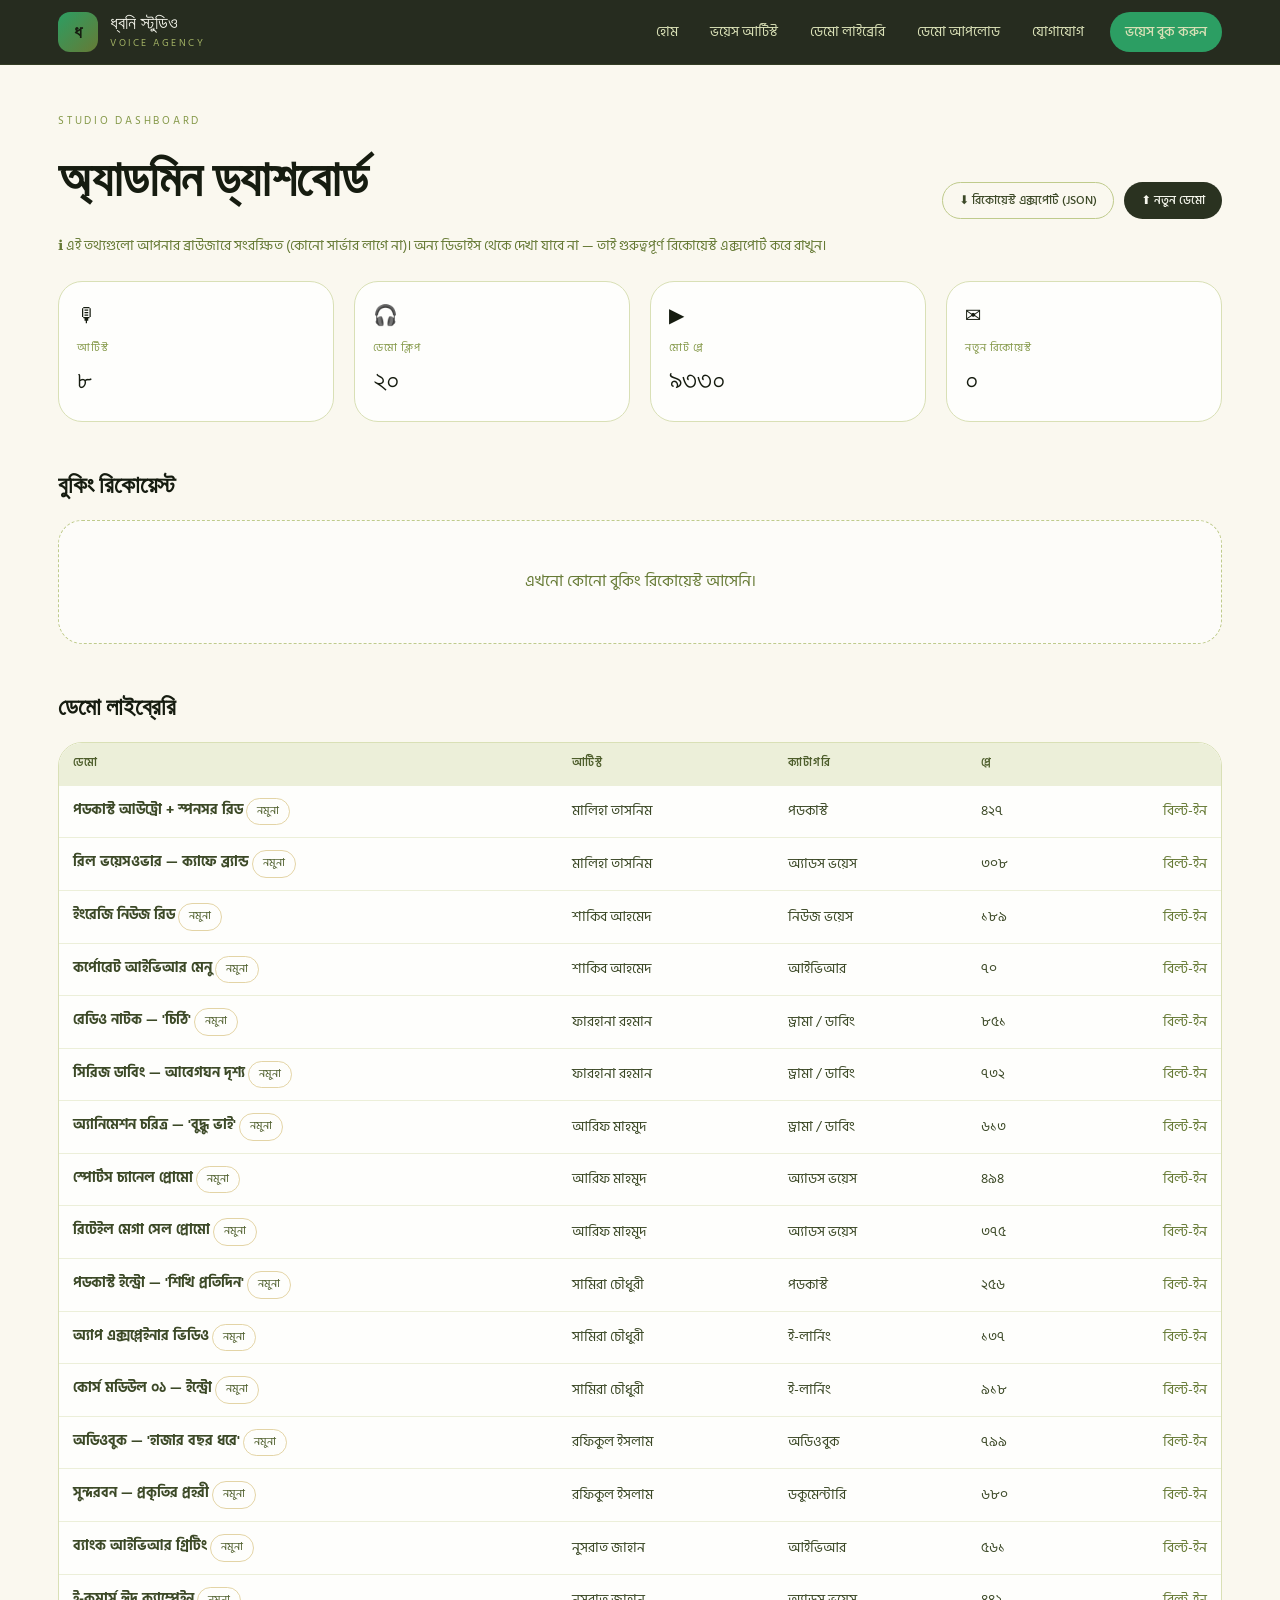
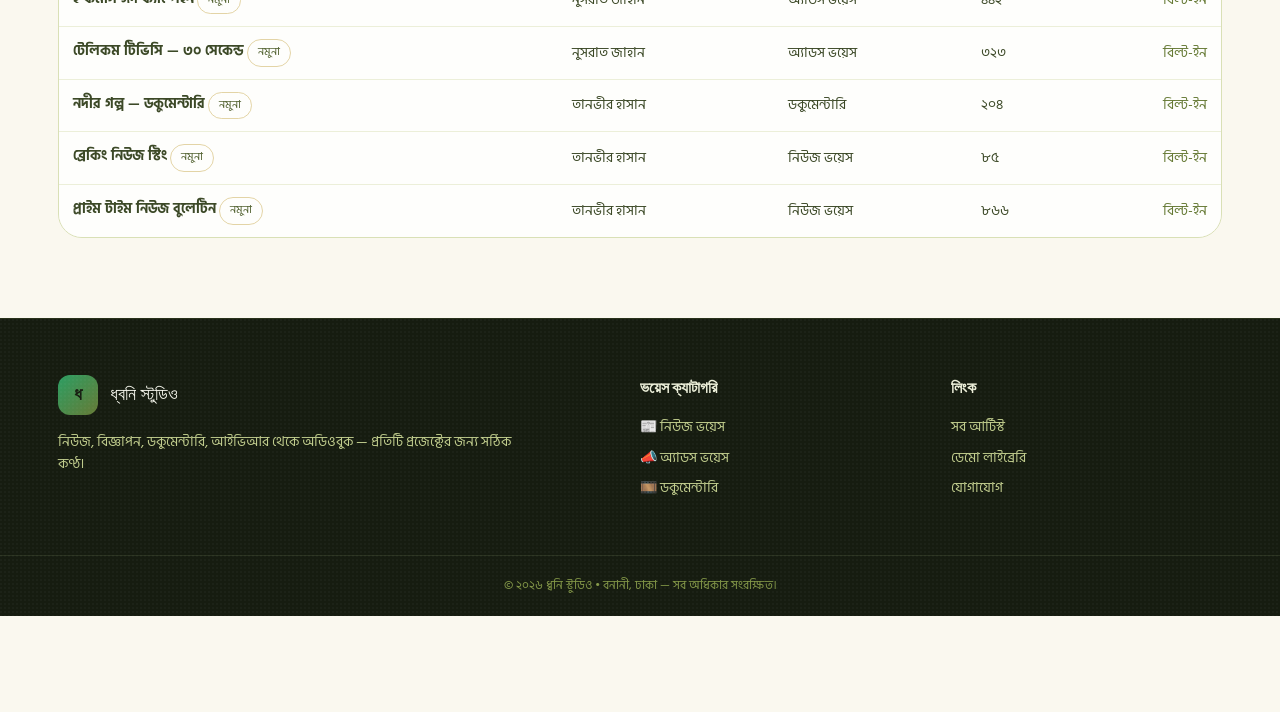
<file: public/site/admin.html>
<!DOCTYPE html>
<html lang="bn">
<head>
<meta charset="utf-8">
<meta name="viewport" content="width=device-width, initial-scale=1">
<title>অ্যাডমিন ড্যাশবোর্ড | ধ্বনি স্টুডিও</title>
<meta name="robots" content="noindex">
<link rel="preconnect" href="https://fonts.googleapis.com">
<link rel="preconnect" href="https://fonts.gstatic.com" crossorigin>
<link href="https://fonts.googleapis.com/css2?family=Hind+Siliguri:wght@300;400;500;600;700&display=swap" rel="stylesheet">
<link rel="stylesheet" href="assets/css/style.css">
</head>
<body data-page="admin">

<header class="nav">
  <nav class="nav-inner">
    <a class="brand" href="index.html">
      <span class="brand-mark">ধ</span>
      <span><span class="brand-name">ধ্বনি স্টুডিও</span><span class="brand-sub">Voice Agency</span></span>
    </a>
    <div class="nav-links">
      <a data-nav="home" href="index.html">হোম</a>
      <a data-nav="artists" href="artists.html">ভয়েস আর্টিস্ট</a>
      <a data-nav="demos" href="demos.html">ডেমো লাইব্রেরি</a>
      <a data-nav="upload" href="upload.html">ডেমো আপলোড</a>
      <a data-nav="contact" href="contact.html">যোগাযোগ</a>
      <a class="btn btn-primary btn-sm" href="contact.html">ভয়েস বুক করুন</a>
    </div>
    <button class="nav-toggle" id="navToggle" aria-label="মেনু">☰</button>
  </nav>
  <div class="nav-mobile" id="navMobile">
    <a href="index.html">হোম</a><a href="artists.html">ভয়েস আর্টিস্ট</a><a href="demos.html">ডেমো লাইব্রেরি</a>
    <a href="upload.html">ডেমো আপলোড</a><a href="contact.html">যোগাযোগ</a><a href="admin.html">অ্যাডমিন</a>
  </div>
</header>

<section style="padding:48px 0 0">
  <div class="wrap">
    <div class="flex-between">
      <div>
        <p class="eyebrow">Studio Dashboard</p>
        <h1 class="big">অ্যাডমিন ড্যাশবোর্ড</h1>
      </div>
      <div style="display:flex;gap:10px">
        <button class="btn btn-outline btn-sm" id="exportBtn">⬇ রিকোয়েস্ট এক্সপোর্ট (JSON)</button>
        <a class="btn btn-dark btn-sm" href="upload.html">⬆ নতুন ডেমো</a>
      </div>
    </div>

    <p class="muted mt-2">ℹ️ এই তথ্যগুলো আপনার ব্রাউজারে সংরক্ষিত (কোনো সার্ভার লাগে না)। অন্য ডিভাইস থেকে দেখা যাবে না — তাই গুরুত্বপূর্ণ রিকোয়েস্ট এক্সপোর্ট করে রাখুন।</p>

    <div class="grid grid-4 mt-3">
      <div class="stat-card"><span class="ic">🎙</span><p class="k">আর্টিস্ট</p><p class="v" id="aArtists">০</p></div>
      <div class="stat-card"><span class="ic">🎧</span><p class="k">ডেমো ক্লিপ</p><p class="v" id="aDemos">০</p></div>
      <div class="stat-card"><span class="ic">▶</span><p class="k">মোট প্লে</p><p class="v" id="aPlays">০</p></div>
      <div class="stat-card"><span class="ic">✉️</span><p class="k">নতুন রিকোয়েস্ট</p><p class="v" id="aNew">০</p></div>
    </div>

    <h2 class="mt-5" style="font-size:24px">বুকিং রিকোয়েস্ট</h2>
    <div class="mt-2" id="inquiryList"></div>

    <h2 class="mt-5" style="font-size:24px">ডেমো লাইব্রেরি</h2>
    <div class="table-wrap mt-2">
      <table>
        <thead><tr><th>ডেমো</th><th>আর্টিস্ট</th><th>ক্যাটাগরি</th><th>প্লে</th><th></th></tr></thead>
        <tbody id="demoRows"></tbody>
      </table>
    </div>
  </div>
</section>

<footer class="footer grain">
  <div class="footer-inner">
    <div>
      <div class="brand"><span class="brand-mark">ধ</span><span class="brand-name">ধ্বনি স্টুডিও</span></div>
      <p class="mt-2">নিউজ, বিজ্ঞাপন, ডকুমেন্টারি, আইভিআর থেকে অডিওবুক — প্রতিটি প্রজেক্টের জন্য সঠিক কণ্ঠ।</p>
    </div>
    <div>
      <h3>ভয়েস ক্যাটাগরি</h3>
      <ul>
        <li><a href="demos.html?category=news">📰 নিউজ ভয়েস</a></li>
        <li><a href="demos.html?category=ads">📣 অ্যাডস ভয়েস</a></li>
        <li><a href="demos.html?category=documentary">🎞️ ডকুমেন্টারি</a></li>
      </ul>
    </div>
    <div>
      <h3>লিংক</h3>
      <ul>
        <li><a href="artists.html">সব আর্টিস্ট</a></li>
        <li><a href="demos.html">ডেমো লাইব্রেরি</a></li>
        <li><a href="contact.html">যোগাযোগ</a></li>
      </ul>
    </div>
  </div>
  <div class="footer-bottom">© ২০২৬ ধ্বনি স্টুডিও • বনানী, ঢাকা — সব অধিকার সংরক্ষিত।</div>
</footer>

<script src="assets/js/data.js"></script>
<script src="assets/js/engine.js"></script>
<script src="assets/js/app.js"></script>
</body>
</html>
</file>
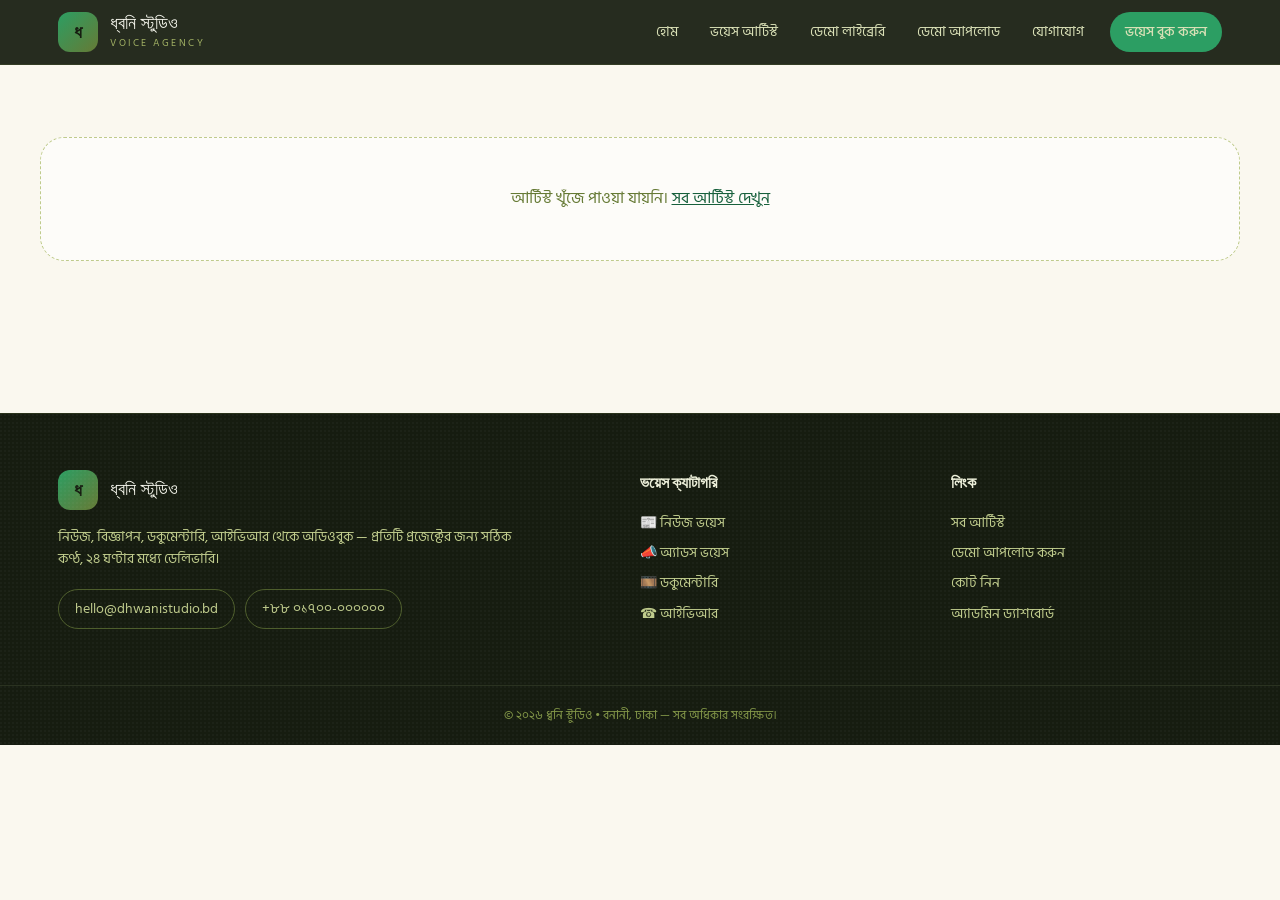
<file: public/site/artist.html>
<!DOCTYPE html>
<html lang="bn">
<head>
<meta charset="utf-8">
<meta name="viewport" content="width=device-width, initial-scale=1">
<title>ভয়েস আর্টিস্ট প্রোফাইল | ধ্বনি স্টুডিও</title>
<meta name="description" content="ভয়েস আর্টিস্টের প্রোফাইল, ডেমো ও বুকিং।">
<link rel="preconnect" href="https://fonts.googleapis.com">
<link rel="preconnect" href="https://fonts.gstatic.com" crossorigin>
<link href="https://fonts.googleapis.com/css2?family=Hind+Siliguri:wght@300;400;500;600;700&display=swap" rel="stylesheet">
<link rel="stylesheet" href="assets/css/style.css">
</head>
<body data-page="artist">

<header class="nav">
  <nav class="nav-inner">
    <a class="brand" href="index.html">
      <span class="brand-mark">ধ</span>
      <span><span class="brand-name">ধ্বনি স্টুডিও</span><span class="brand-sub">Voice Agency</span></span>
    </a>
    <div class="nav-links">
      <a data-nav="home" href="index.html">হোম</a>
      <a data-nav="artists" href="artists.html">ভয়েস আর্টিস্ট</a>
      <a data-nav="demos" href="demos.html">ডেমো লাইব্রেরি</a>
      <a data-nav="upload" href="upload.html">ডেমো আপলোড</a>
      <a data-nav="contact" href="contact.html">যোগাযোগ</a>
      <a class="btn btn-primary btn-sm" href="contact.html">ভয়েস বুক করুন</a>
    </div>
    <button class="nav-toggle" id="navToggle" aria-label="মেনু">☰</button>
  </nav>
  <div class="nav-mobile" id="navMobile">
    <a href="index.html">হোম</a><a href="artists.html">ভয়েস আর্টিস্ট</a><a href="demos.html">ডেমো লাইব্রেরি</a>
    <a href="upload.html">ডেমো আপলোড</a><a href="contact.html">যোগাযোগ</a><a href="admin.html">অ্যাডমিন</a>
  </div>
</header>

<div id="detailRoot">
  <section class="detail-hero grain">
    <div class="overlay"></div>
    <div class="detail-inner">
      <a href="artists.html" style="font-size:12px;color:var(--olive-300)">← সব আর্টিস্ট</a>
      <div class="detail-top">
        <div class="avatar xl acc-olive" id="dAvatar">ধ</div>
        <div style="flex:1;min-width:240px">
          <div style="display:flex;gap:12px;align-items:center;flex-wrap:wrap">
            <h1 id="dName">—</h1>
            <span class="tag tag-gold" id="dFeatured" style="display:none">ফিচার্ড আর্টিস্ট</span>
          </div>
          <p class="tagline" id="dTagline"></p>
          <div class="tags mt-1" id="dChips"></div>
        </div>
        <dl class="stat-boxes" id="dStats"></dl>
      </div>
    </div>
  </section>

  <div class="detail-body">
    <div>
      <h2 style="font-size:24px">পরিচিতি</h2>
      <p class="lead mt-1" id="dBio"></p>
      <div class="tags mt-2" id="dMeta" style="gap:10px"></div>

      <div class="leaf-divider"></div>

      <div class="flex-between">
        <h2 style="font-size:24px" id="dDemoCount">ভয়েস ডেমো</h2>
        <a href="upload.html" style="font-size:12px;color:var(--leaf-700);text-decoration:underline">নতুন ডেমো যোগ করুন</a>
      </div>
      <div class="grid grid-2 mt-2" id="dDemos"></div>
    </div>

    <aside>
      <div class="panel sticky">
        <h2 style="font-size:20px" id="dBookTitle">বুক করুন</h2>
        <p class="muted mt-1">অ্যাভেইলেবিলিটি ও কাস্টম স্ক্রিপ্ট টেস্টের জন্য ফর্মটি পূরণ করুন।</p>
        <form id="bookingForm" class="mt-2" novalidate>
          <p class="alert alert-info" id="bookingArtistNote" style="display:none"></p>
          <div style="display:grid;gap:14px">
            <div><label class="lbl">আপনার নাম *</label><input name="name" placeholder="নাম লিখুন"></div>
            <div><label class="lbl">ইমেইল *</label><input name="email" type="email" placeholder="you@company.com"></div>
            <div><label class="lbl">ফোন / হোয়াটসঅ্যাপ</label><input name="phone" placeholder="+8801XXXXXXXXX"></div>
            <div><label class="lbl">প্রতিষ্ঠান</label><input name="company" placeholder="ব্র্যান্ড / এজেন্সি"></div>
            <div><label class="lbl">প্রজেক্টের ধরন</label><select name="projectType"></select></div>
            <div><label class="lbl">বাজেট রেঞ্জ</label><select name="budget"></select></div>
            <div><label class="lbl">স্ক্রিপ্ট / প্রজেক্ট ডিটেইলস</label><textarea name="message" rows="4" placeholder="ডেডলাইন, স্ক্রিপ্টের দৈর্ঘ্য, পছন্দের টোন..."></textarea></div>
          </div>
          <button class="btn btn-dark mt-2" type="submit" style="width:100%">কোট রিকোয়েস্ট পাঠান</button>
          <div class="form-msg"></div>
        </form>
      </div>
    </aside>
  </div>
</div>

<footer class="footer grain">
  <div class="footer-inner">
    <div>
      <div class="brand"><span class="brand-mark">ধ</span><span class="brand-name">ধ্বনি স্টুডিও</span></div>
      <p class="mt-2">নিউজ, বিজ্ঞাপন, ডকুমেন্টারি, আইভিআর থেকে অডিওবুক — প্রতিটি প্রজেক্টের জন্য সঠিক কণ্ঠ, ২৪ ঘণ্টার মধ্যে ডেলিভারি।</p>
      <div class="footer-contacts">
        <a href="mailto:hello@dhwanistudio.bd">hello@dhwanistudio.bd</a>
        <a href="tel:+8801700000000">+৮৮ ০১৭০০-০০০০০০</a>
      </div>
    </div>
    <div>
      <h3>ভয়েস ক্যাটাগরি</h3>
      <ul>
        <li><a href="demos.html?category=news">📰 নিউজ ভয়েস</a></li>
        <li><a href="demos.html?category=ads">📣 অ্যাডস ভয়েস</a></li>
        <li><a href="demos.html?category=documentary">🎞️ ডকুমেন্টারি</a></li>
        <li><a href="demos.html?category=ivr">☎️ আইভিআর</a></li>
      </ul>
    </div>
    <div>
      <h3>লিংক</h3>
      <ul>
        <li><a href="artists.html">সব আর্টিস্ট</a></li>
        <li><a href="upload.html">ডেমো আপলোড করুন</a></li>
        <li><a href="contact.html">কোট নিন</a></li>
        <li><a href="admin.html">অ্যাডমিন ড্যাশবোর্ড</a></li>
      </ul>
    </div>
  </div>
  <div class="footer-bottom">© ২০২৬ ধ্বনি স্টুডিও • বনানী, ঢাকা — সব অধিকার সংরক্ষিত।</div>
</footer>

<script src="assets/js/data.js"></script>
<script src="assets/js/engine.js"></script>
<script src="assets/js/app.js"></script>
</body>
</html>
</file>
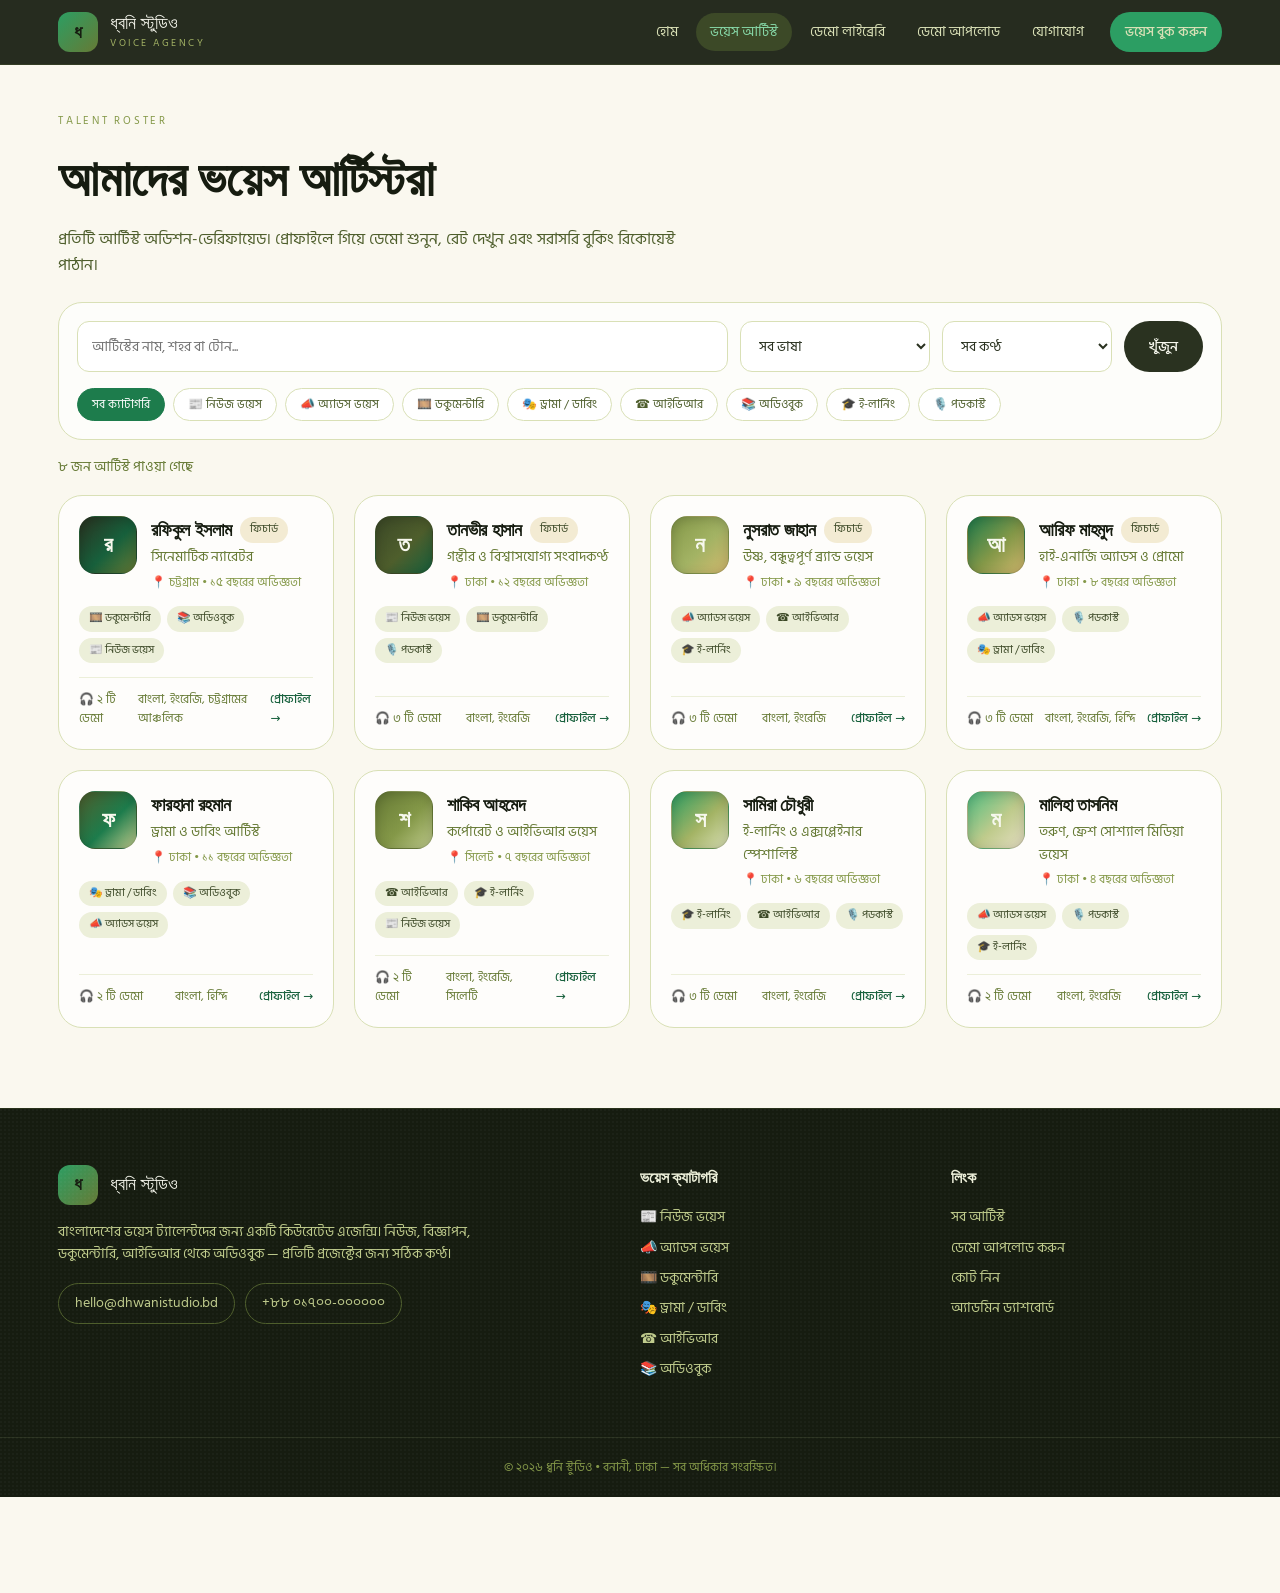
<file: public/site/artists.html>
<!DOCTYPE html>
<html lang="bn">
<head>
<meta charset="utf-8">
<meta name="viewport" content="width=device-width, initial-scale=1">
<title>ভয়েস আর্টিস্ট | ধ্বনি স্টুডিও</title>
<meta name="description" content="নিউজ, অ্যাডস, ডকুমেন্টারি, ড্রামা ও আইভিআর ভয়েস আর্টিস্টদের প্রোফাইল ও ডেমো।">
<link rel="preconnect" href="https://fonts.googleapis.com">
<link rel="preconnect" href="https://fonts.gstatic.com" crossorigin>
<link href="https://fonts.googleapis.com/css2?family=Hind+Siliguri:wght@300;400;500;600;700&display=swap" rel="stylesheet">
<link rel="stylesheet" href="assets/css/style.css">
</head>
<body data-page="artists">

<header class="nav">
  <nav class="nav-inner">
    <a class="brand" href="index.html">
      <span class="brand-mark">ধ</span>
      <span><span class="brand-name">ধ্বনি স্টুডিও</span><span class="brand-sub">Voice Agency</span></span>
    </a>
    <div class="nav-links">
      <a data-nav="home" href="index.html">হোম</a>
      <a data-nav="artists" href="artists.html">ভয়েস আর্টিস্ট</a>
      <a data-nav="demos" href="demos.html">ডেমো লাইব্রেরি</a>
      <a data-nav="upload" href="upload.html">ডেমো আপলোড</a>
      <a data-nav="contact" href="contact.html">যোগাযোগ</a>
      <a class="btn btn-primary btn-sm" href="contact.html">ভয়েস বুক করুন</a>
    </div>
    <button class="nav-toggle" id="navToggle" aria-label="মেনু">☰</button>
  </nav>
  <div class="nav-mobile" id="navMobile">
    <a href="index.html">হোম</a><a href="artists.html">ভয়েস আর্টিস্ট</a><a href="demos.html">ডেমো লাইব্রেরি</a>
    <a href="upload.html">ডেমো আপলোড</a><a href="contact.html">যোগাযোগ</a><a href="admin.html">অ্যাডমিন</a>
  </div>
</header>

<section style="padding:48px 0 0">
  <div class="wrap">
    <p class="eyebrow">Talent Roster</p>
    <h1 class="big">আমাদের ভয়েস আর্টিস্টরা</h1>
    <p class="lead mt-1">প্রতিটি আর্টিস্ট অডিশন-ভেরিফায়েড। প্রোফাইলে গিয়ে ডেমো শুনুন, রেট দেখুন এবং সরাসরি বুকিং রিকোয়েস্ট পাঠান।</p>

    <div class="mt-3 filter-box" id="filterBox"></div>
    <p class="muted mt-2" id="artistCount"></p>
    <div class="grid grid-4 mt-2" id="artistGrid"></div>
  </div>
</section>

<footer class="footer grain">
  <div class="footer-inner">
    <div>
      <div class="brand"><span class="brand-mark">ধ</span><span class="brand-name">ধ্বনি স্টুডিও</span></div>
      <p class="mt-2">বাংলাদেশের ভয়েস ট্যালেন্টদের জন্য একটি কিউরেটেড এজেন্সি। নিউজ, বিজ্ঞাপন, ডকুমেন্টারি, আইভিআর থেকে অডিওবুক — প্রতিটি প্রজেক্টের জন্য সঠিক কণ্ঠ।</p>
      <div class="footer-contacts">
        <a href="mailto:hello@dhwanistudio.bd">hello@dhwanistudio.bd</a>
        <a href="tel:+8801700000000">+৮৮ ০১৭০০-০০০০০০</a>
      </div>
    </div>
    <div>
      <h3>ভয়েস ক্যাটাগরি</h3>
      <ul>
        <li><a href="demos.html?category=news">📰 নিউজ ভয়েস</a></li>
        <li><a href="demos.html?category=ads">📣 অ্যাডস ভয়েস</a></li>
        <li><a href="demos.html?category=documentary">🎞️ ডকুমেন্টারি</a></li>
        <li><a href="demos.html?category=drama">🎭 ড্রামা / ডাবিং</a></li>
        <li><a href="demos.html?category=ivr">☎️ আইভিআর</a></li>
        <li><a href="demos.html?category=audiobook">📚 অডিওবুক</a></li>
      </ul>
    </div>
    <div>
      <h3>লিংক</h3>
      <ul>
        <li><a href="artists.html">সব আর্টিস্ট</a></li>
        <li><a href="upload.html">ডেমো আপলোড করুন</a></li>
        <li><a href="contact.html">কোট নিন</a></li>
        <li><a href="admin.html">অ্যাডমিন ড্যাশবোর্ড</a></li>
      </ul>
    </div>
  </div>
  <div class="footer-bottom">© ২০২৬ ধ্বনি স্টুডিও • বনানী, ঢাকা — সব অধিকার সংরক্ষিত।</div>
</footer>

<script src="assets/js/data.js"></script>
<script src="assets/js/engine.js"></script>
<script src="assets/js/app.js"></script>
</body>
</html>
</file>
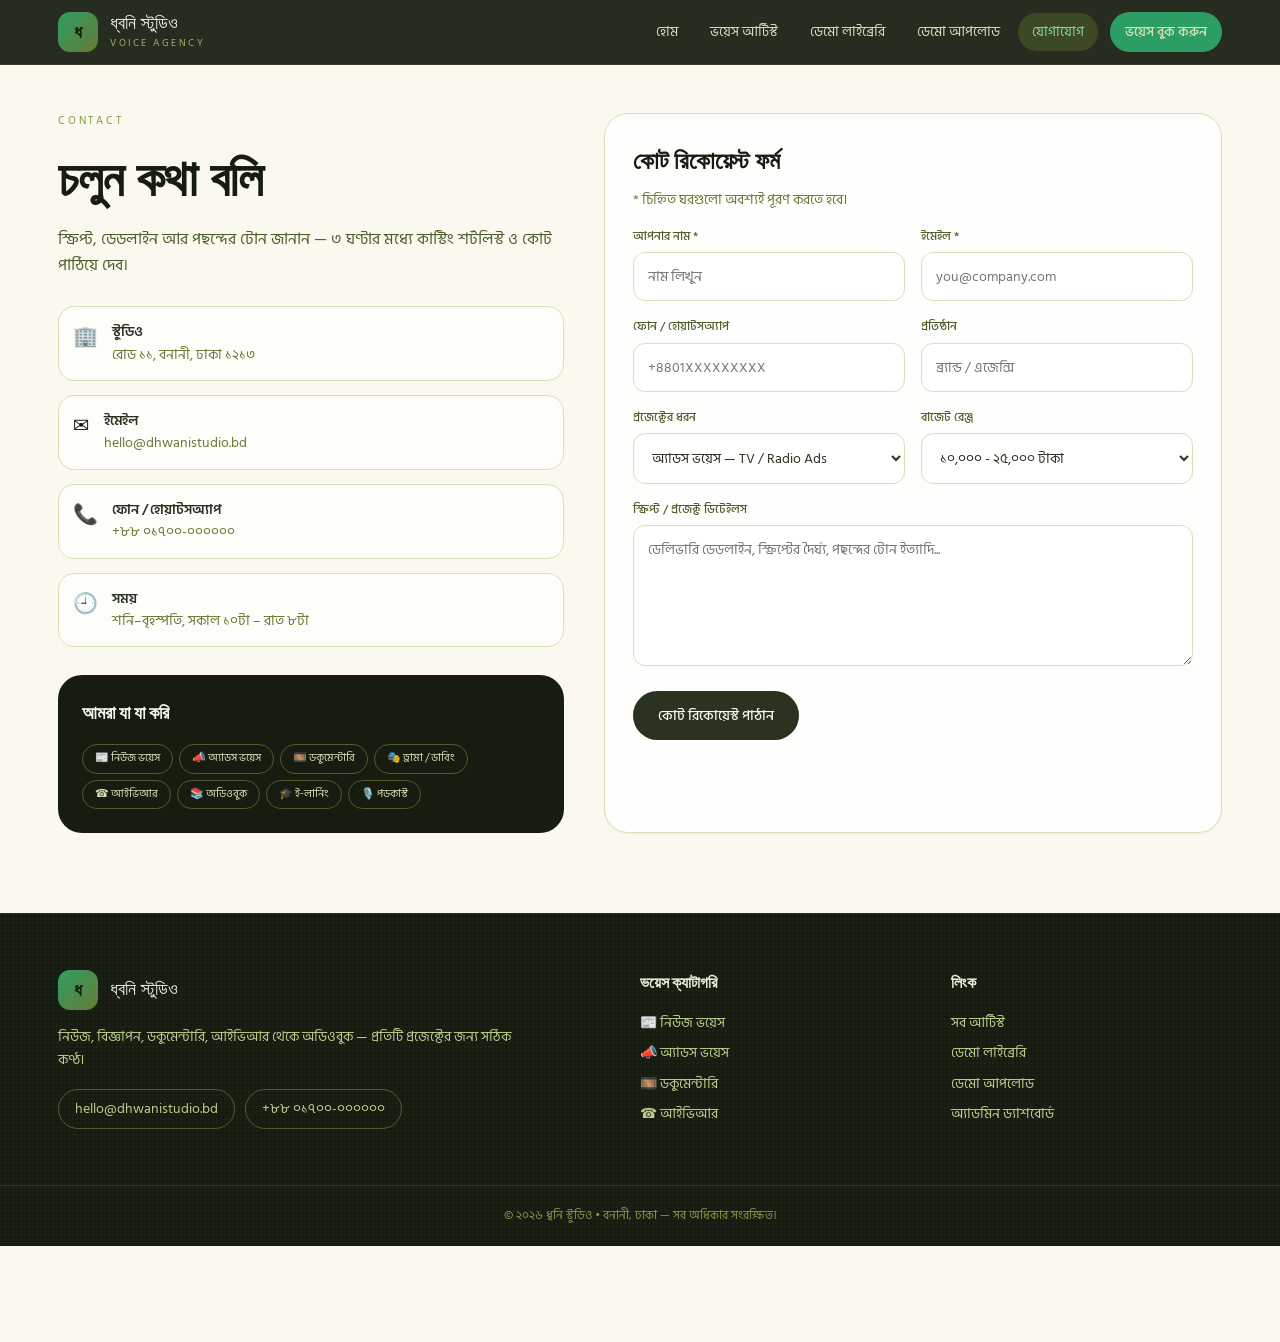
<file: public/site/contact.html>
<!DOCTYPE html>
<html lang="bn">
<head>
<meta charset="utf-8">
<meta name="viewport" content="width=device-width, initial-scale=1">
<title>যোগাযোগ ও বুকিং | ধ্বনি স্টুডিও</title>
<meta name="description" content="ভয়েসওভার প্রজেক্টের জন্য কোট নিন — নিউজ, অ্যাডস, ডকুমেন্টারি, আইভিআর ও অডিওবুক।">
<link rel="preconnect" href="https://fonts.googleapis.com">
<link rel="preconnect" href="https://fonts.gstatic.com" crossorigin>
<link href="https://fonts.googleapis.com/css2?family=Hind+Siliguri:wght@300;400;500;600;700&display=swap" rel="stylesheet">
<link rel="stylesheet" href="assets/css/style.css">
</head>
<body data-page="contact">

<header class="nav">
  <nav class="nav-inner">
    <a class="brand" href="index.html">
      <span class="brand-mark">ধ</span>
      <span><span class="brand-name">ধ্বনি স্টুডিও</span><span class="brand-sub">Voice Agency</span></span>
    </a>
    <div class="nav-links">
      <a data-nav="home" href="index.html">হোম</a>
      <a data-nav="artists" href="artists.html">ভয়েস আর্টিস্ট</a>
      <a data-nav="demos" href="demos.html">ডেমো লাইব্রেরি</a>
      <a data-nav="upload" href="upload.html">ডেমো আপলোড</a>
      <a data-nav="contact" href="contact.html">যোগাযোগ</a>
      <a class="btn btn-primary btn-sm" href="contact.html">ভয়েস বুক করুন</a>
    </div>
    <button class="nav-toggle" id="navToggle" aria-label="মেনু">☰</button>
  </nav>
  <div class="nav-mobile" id="navMobile">
    <a href="index.html">হোম</a><a href="artists.html">ভয়েস আর্টিস্ট</a><a href="demos.html">ডেমো লাইব্রেরি</a>
    <a href="upload.html">ডেমো আপলোড</a><a href="contact.html">যোগাযোগ</a><a href="admin.html">অ্যাডমিন</a>
  </div>
</header>

<section style="padding:48px 0 0">
  <div class="wrap">
    <div class="split-form">
      <div>
        <p class="eyebrow">Contact</p>
        <h1 class="big">চলুন কথা বলি</h1>
        <p class="lead mt-1">স্ক্রিপ্ট, ডেডলাইন আর পছন্দের টোন জানান — ৩ ঘণ্টার মধ্যে কাস্টিং শর্টলিস্ট ও কোট পাঠিয়ে দেব।</p>

        <div style="display:grid;gap:14px;margin-top:28px">
          <div class="info-row"><span class="ic">🏢</span><div><h2>স্টুডিও</h2><p>রোড ১১, বনানী, ঢাকা ১২১৩</p></div></div>
          <div class="info-row"><span class="ic">✉️</span><div><h2>ইমেইল</h2><p><a href="mailto:hello@dhwanistudio.bd">hello@dhwanistudio.bd</a></p></div></div>
          <div class="info-row"><span class="ic">📞</span><div><h2>ফোন / হোয়াটসঅ্যাপ</h2><p><a href="tel:+8801700000000">+৮৮ ০১৭০০-০০০০০০</a></p></div></div>
          <div class="info-row"><span class="ic">🕘</span><div><h2>সময়</h2><p>শনি–বৃহস্পতি, সকাল ১০টা – রাত ৮টা</p></div></div>
        </div>

        <div style="margin-top:28px;background:var(--olive-950);border-radius:24px;padding:24px;color:var(--olive-200)">
          <h2 style="font-size:18px;color:var(--olive-50)">আমরা যা যা করি</h2>
          <div class="tags mt-2">
            <span class="tag tag-dark">📰 নিউজ ভয়েস</span>
            <span class="tag tag-dark">📣 অ্যাডস ভয়েস</span>
            <span class="tag tag-dark">🎞️ ডকুমেন্টারি</span>
            <span class="tag tag-dark">🎭 ড্রামা / ডাবিং</span>
            <span class="tag tag-dark">☎️ আইভিআর</span>
            <span class="tag tag-dark">📚 অডিওবুক</span>
            <span class="tag tag-dark">🎓 ই-লার্নিং</span>
            <span class="tag tag-dark">🎙️ পডকাস্ট</span>
          </div>
        </div>
      </div>

      <div class="panel">
        <h2 style="font-size:24px">কোট রিকোয়েস্ট ফর্ম</h2>
        <p class="muted mt-1">* চিহ্নিত ঘরগুলো অবশ্যই পূরণ করতে হবে।</p>
        <form id="bookingForm" class="mt-2" novalidate>
          <p class="alert alert-info" id="bookingArtistNote" style="display:none"></p>
          <div class="form-grid">
            <div><label class="lbl">আপনার নাম *</label><input name="name" placeholder="নাম লিখুন"></div>
            <div><label class="lbl">ইমেইল *</label><input name="email" type="email" placeholder="you@company.com"></div>
            <div><label class="lbl">ফোন / হোয়াটসঅ্যাপ</label><input name="phone" placeholder="+8801XXXXXXXXX"></div>
            <div><label class="lbl">প্রতিষ্ঠান</label><input name="company" placeholder="ব্র্যান্ড / এজেন্সি"></div>
            <div><label class="lbl">প্রজেক্টের ধরন</label><select name="projectType"></select></div>
            <div><label class="lbl">বাজেট রেঞ্জ</label><select name="budget"></select></div>
            <div class="full"><label class="lbl">স্ক্রিপ্ট / প্রজেক্ট ডিটেইলস</label><textarea name="message" rows="5" placeholder="ডেলিভারি ডেডলাইন, স্ক্রিপ্টের দৈর্ঘ্য, পছন্দের টোন ইত্যাদি..."></textarea></div>
          </div>
          <button class="btn btn-dark mt-2" type="submit">কোট রিকোয়েস্ট পাঠান</button>
          <div class="form-msg"></div>
        </form>
      </div>
    </div>
  </div>
</section>

<footer class="footer grain">
  <div class="footer-inner">
    <div>
      <div class="brand"><span class="brand-mark">ধ</span><span class="brand-name">ধ্বনি স্টুডিও</span></div>
      <p class="mt-2">নিউজ, বিজ্ঞাপন, ডকুমেন্টারি, আইভিআর থেকে অডিওবুক — প্রতিটি প্রজেক্টের জন্য সঠিক কণ্ঠ।</p>
      <div class="footer-contacts">
        <a href="mailto:hello@dhwanistudio.bd">hello@dhwanistudio.bd</a>
        <a href="tel:+8801700000000">+৮৮ ০১৭০০-০০০০০০</a>
      </div>
    </div>
    <div>
      <h3>ভয়েস ক্যাটাগরি</h3>
      <ul>
        <li><a href="demos.html?category=news">📰 নিউজ ভয়েস</a></li>
        <li><a href="demos.html?category=ads">📣 অ্যাডস ভয়েস</a></li>
        <li><a href="demos.html?category=documentary">🎞️ ডকুমেন্টারি</a></li>
        <li><a href="demos.html?category=ivr">☎️ আইভিআর</a></li>
      </ul>
    </div>
    <div>
      <h3>লিংক</h3>
      <ul>
        <li><a href="artists.html">সব আর্টিস্ট</a></li>
        <li><a href="demos.html">ডেমো লাইব্রেরি</a></li>
        <li><a href="upload.html">ডেমো আপলোড</a></li>
        <li><a href="admin.html">অ্যাডমিন ড্যাশবোর্ড</a></li>
      </ul>
    </div>
  </div>
  <div class="footer-bottom">© ২০২৬ ধ্বনি স্টুডিও • বনানী, ঢাকা — সব অধিকার সংরক্ষিত।</div>
</footer>

<script src="assets/js/data.js"></script>
<script src="assets/js/engine.js"></script>
<script src="assets/js/app.js"></script>
</body>
</html>
</file>
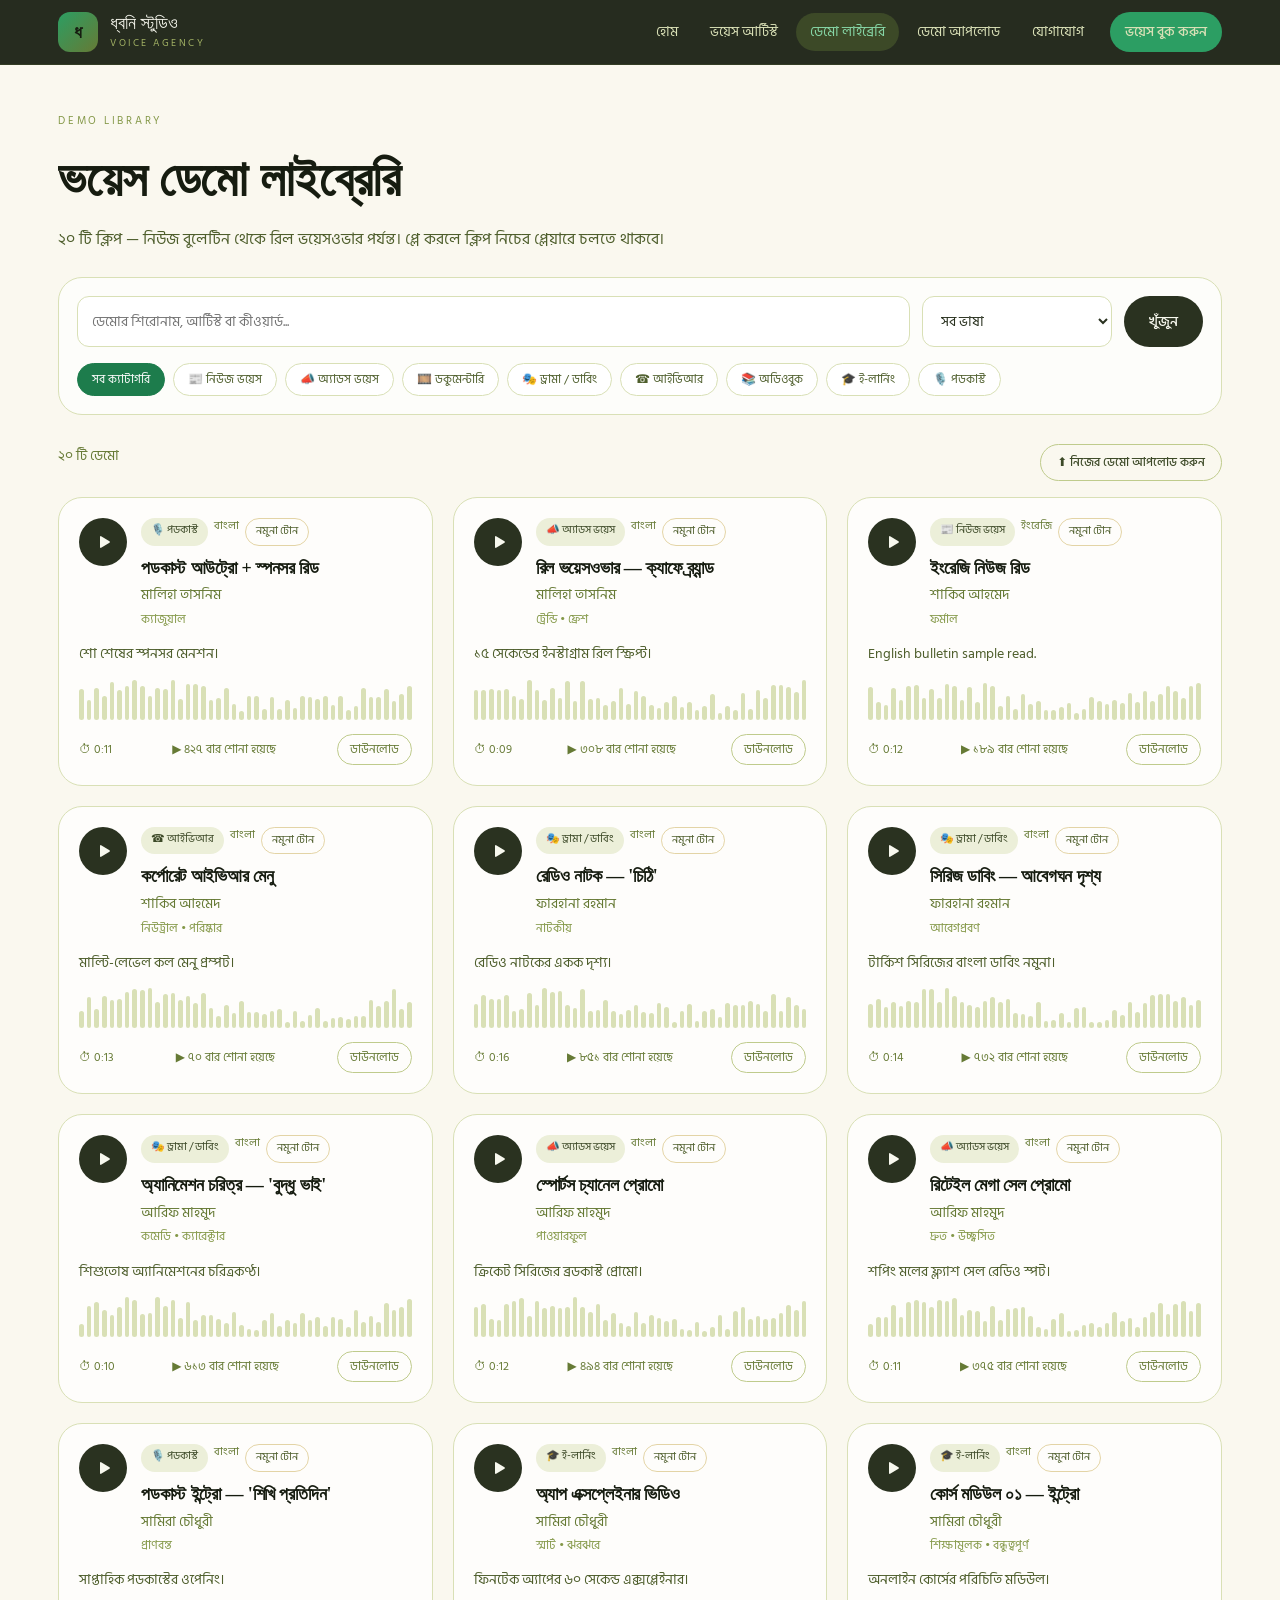
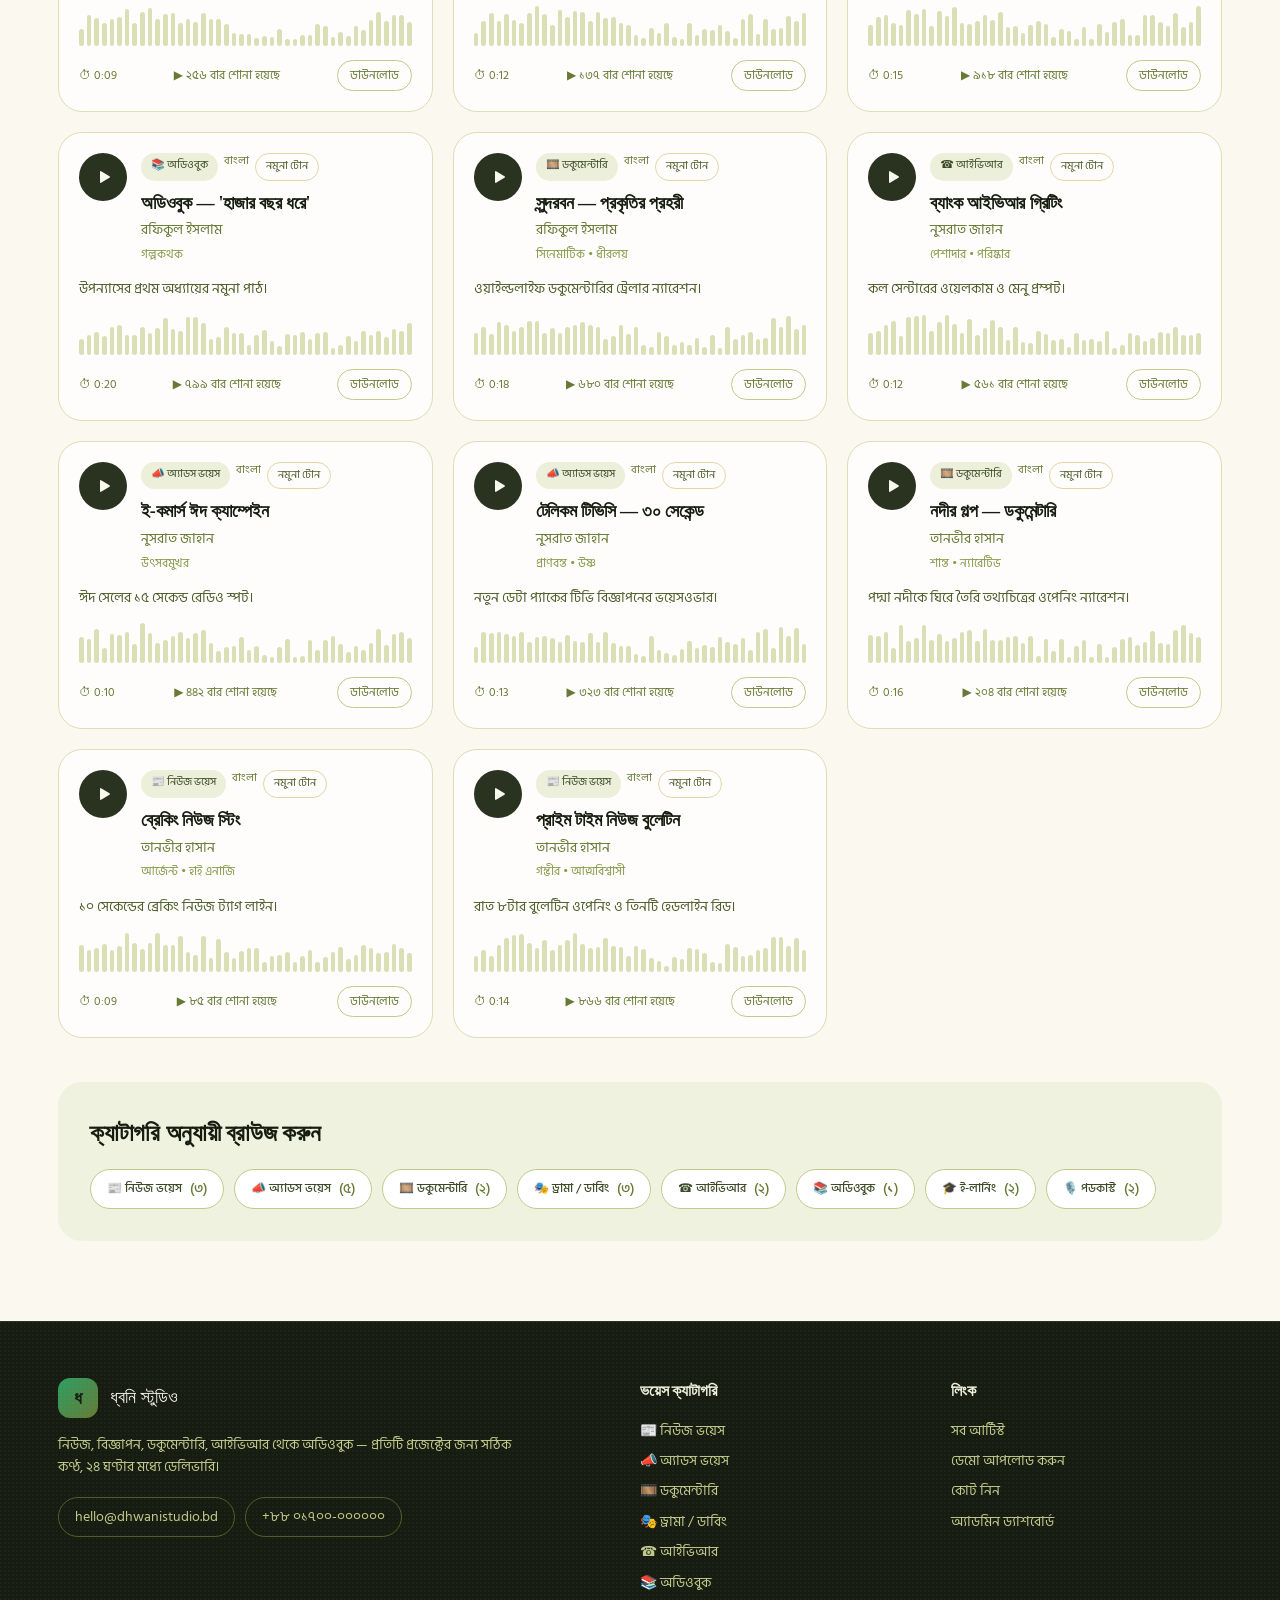
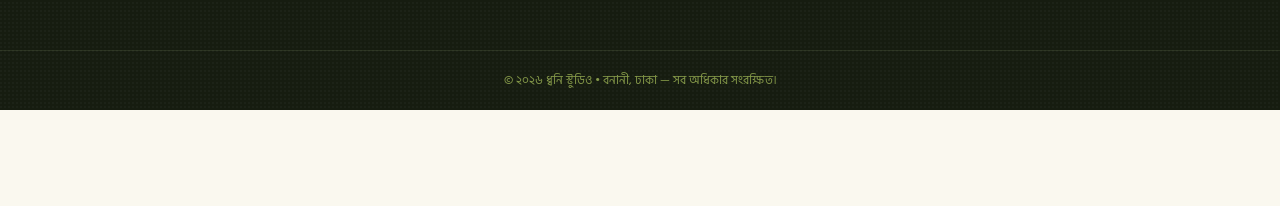
<file: public/site/demos.html>
<!DOCTYPE html>
<html lang="bn">
<head>
<meta charset="utf-8">
<meta name="viewport" content="width=device-width, initial-scale=1">
<title>ভয়েস ডেমো লাইব্রেরি | ধ্বনি স্টুডিও</title>
<meta name="description" content="নিউজ ভয়েস, অ্যাডস ভয়েস, ডকুমেন্টারি, আইভিআর, অডিওবুক — সব ক্যাটাগরির ভয়েস ডেমো এক জায়গায় শুনুন।">
<link rel="preconnect" href="https://fonts.googleapis.com">
<link rel="preconnect" href="https://fonts.gstatic.com" crossorigin>
<link href="https://fonts.googleapis.com/css2?family=Hind+Siliguri:wght@300;400;500;600;700&display=swap" rel="stylesheet">
<link rel="stylesheet" href="assets/css/style.css">
</head>
<body data-page="demos">

<header class="nav">
  <nav class="nav-inner">
    <a class="brand" href="index.html">
      <span class="brand-mark">ধ</span>
      <span><span class="brand-name">ধ্বনি স্টুডিও</span><span class="brand-sub">Voice Agency</span></span>
    </a>
    <div class="nav-links">
      <a data-nav="home" href="index.html">হোম</a>
      <a data-nav="artists" href="artists.html">ভয়েস আর্টিস্ট</a>
      <a data-nav="demos" href="demos.html">ডেমো লাইব্রেরি</a>
      <a data-nav="upload" href="upload.html">ডেমো আপলোড</a>
      <a data-nav="contact" href="contact.html">যোগাযোগ</a>
      <a class="btn btn-primary btn-sm" href="contact.html">ভয়েস বুক করুন</a>
    </div>
    <button class="nav-toggle" id="navToggle" aria-label="মেনু">☰</button>
  </nav>
  <div class="nav-mobile" id="navMobile">
    <a href="index.html">হোম</a><a href="artists.html">ভয়েস আর্টিস্ট</a><a href="demos.html">ডেমো লাইব্রেরি</a>
    <a href="upload.html">ডেমো আপলোড</a><a href="contact.html">যোগাযোগ</a><a href="admin.html">অ্যাডমিন</a>
  </div>
</header>

<section style="padding:48px 0 0">
  <div class="wrap">
    <p class="eyebrow">Demo Library</p>
    <h1 class="big">ভয়েস ডেমো লাইব্রেরি</h1>
    <p class="lead mt-1"><span id="totalClips">০</span> টি ক্লিপ — নিউজ বুলেটিন থেকে রিল ভয়েসওভার পর্যন্ত। প্লে করলে ক্লিপ নিচের প্লেয়ারে চলতে থাকবে।</p>

    <div class="mt-3 filter-box" id="filterBox"></div>

    <div class="flex-between mt-2">
      <p class="muted" id="demoCount"></p>
      <a class="btn btn-outline btn-sm" href="upload.html">⬆ নিজের ডেমো আপলোড করুন</a>
    </div>

    <div class="grid grid-3 mt-2" id="demoGrid"></div>

    <section class="mt-5" style="background:rgba(236,239,217,.7);border-radius:24px;padding:32px">
      <h2 style="font-size:24px">ক্যাটাগরি অনুযায়ী ব্রাউজ করুন</h2>
      <div class="tags mt-2" id="catLinks" style="gap:10px"></div>
    </section>
  </div>
</section>

<footer class="footer grain">
  <div class="footer-inner">
    <div>
      <div class="brand"><span class="brand-mark">ধ</span><span class="brand-name">ধ্বনি স্টুডিও</span></div>
      <p class="mt-2">নিউজ, বিজ্ঞাপন, ডকুমেন্টারি, আইভিআর থেকে অডিওবুক — প্রতিটি প্রজেক্টের জন্য সঠিক কণ্ঠ, ২৪ ঘণ্টার মধ্যে ডেলিভারি।</p>
      <div class="footer-contacts">
        <a href="mailto:hello@dhwanistudio.bd">hello@dhwanistudio.bd</a>
        <a href="tel:+8801700000000">+৮৮ ০১৭০০-০০০০০০</a>
      </div>
    </div>
    <div>
      <h3>ভয়েস ক্যাটাগরি</h3>
      <ul>
        <li><a href="demos.html?category=news">📰 নিউজ ভয়েস</a></li>
        <li><a href="demos.html?category=ads">📣 অ্যাডস ভয়েস</a></li>
        <li><a href="demos.html?category=documentary">🎞️ ডকুমেন্টারি</a></li>
        <li><a href="demos.html?category=drama">🎭 ড্রামা / ডাবিং</a></li>
        <li><a href="demos.html?category=ivr">☎️ আইভিআর</a></li>
        <li><a href="demos.html?category=audiobook">📚 অডিওবুক</a></li>
      </ul>
    </div>
    <div>
      <h3>লিংক</h3>
      <ul>
        <li><a href="artists.html">সব আর্টিস্ট</a></li>
        <li><a href="upload.html">ডেমো আপলোড করুন</a></li>
        <li><a href="contact.html">কোট নিন</a></li>
        <li><a href="admin.html">অ্যাডমিন ড্যাশবোর্ড</a></li>
      </ul>
    </div>
  </div>
  <div class="footer-bottom">© ২০২৬ ধ্বনি স্টুডিও • বনানী, ঢাকা — সব অধিকার সংরক্ষিত।</div>
</footer>

<script src="assets/js/data.js"></script>
<script src="assets/js/engine.js"></script>
<script src="assets/js/app.js"></script>
</body>
</html>
</file>
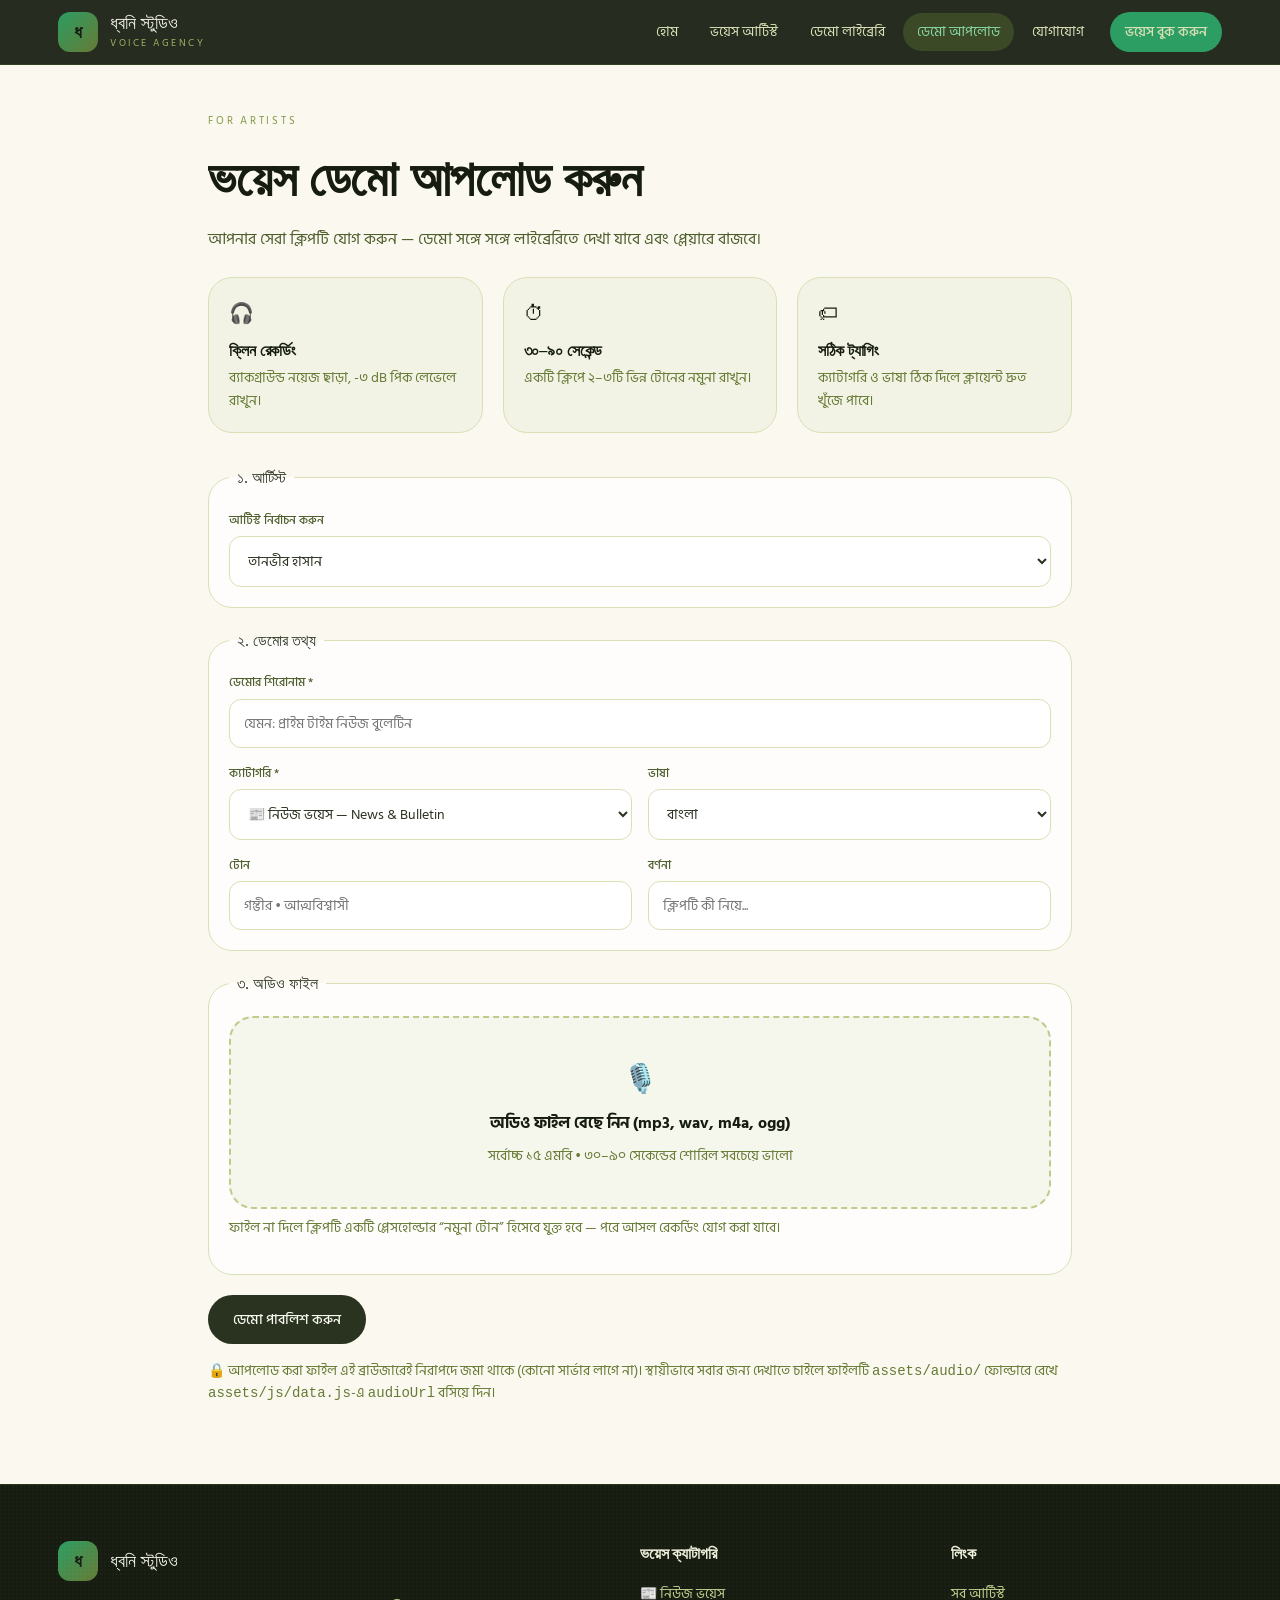
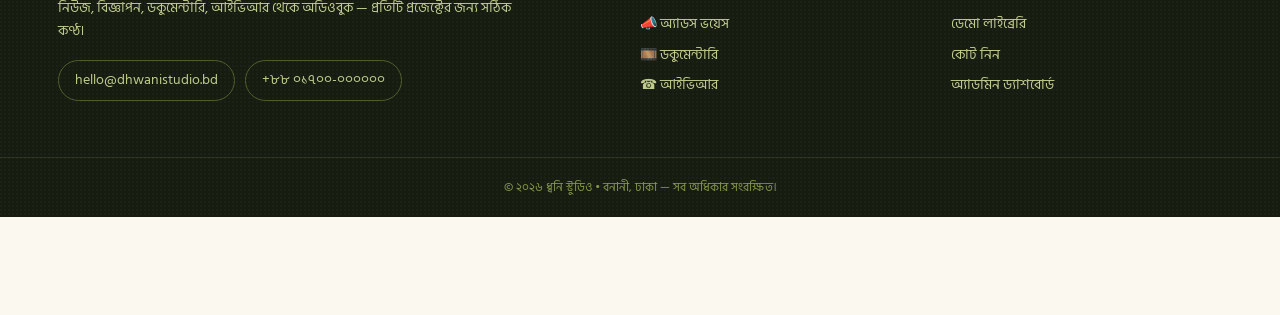
<file: public/site/upload.html>
<!DOCTYPE html>
<html lang="bn">
<head>
<meta charset="utf-8">
<meta name="viewport" content="width=device-width, initial-scale=1">
<title>ডেমো আপলোড | ধ্বনি স্টুডিও</title>
<meta name="description" content="ভয়েস আর্টিস্টরা নিজেদের নিউজ, অ্যাডস বা ডকুমেন্টারি ভয়েস ডেমো যোগ করুন।">
<link rel="preconnect" href="https://fonts.googleapis.com">
<link rel="preconnect" href="https://fonts.gstatic.com" crossorigin>
<link href="https://fonts.googleapis.com/css2?family=Hind+Siliguri:wght@300;400;500;600;700&display=swap" rel="stylesheet">
<link rel="stylesheet" href="assets/css/style.css">
</head>
<body data-page="upload">

<header class="nav">
  <nav class="nav-inner">
    <a class="brand" href="index.html">
      <span class="brand-mark">ধ</span>
      <span><span class="brand-name">ধ্বনি স্টুডিও</span><span class="brand-sub">Voice Agency</span></span>
    </a>
    <div class="nav-links">
      <a data-nav="home" href="index.html">হোম</a>
      <a data-nav="artists" href="artists.html">ভয়েস আর্টিস্ট</a>
      <a data-nav="demos" href="demos.html">ডেমো লাইব্রেরি</a>
      <a data-nav="upload" href="upload.html">ডেমো আপলোড</a>
      <a data-nav="contact" href="contact.html">যোগাযোগ</a>
      <a class="btn btn-primary btn-sm" href="contact.html">ভয়েস বুক করুন</a>
    </div>
    <button class="nav-toggle" id="navToggle" aria-label="মেনু">☰</button>
  </nav>
  <div class="nav-mobile" id="navMobile">
    <a href="index.html">হোম</a><a href="artists.html">ভয়েস আর্টিস্ট</a><a href="demos.html">ডেমো লাইব্রেরি</a>
    <a href="upload.html">ডেমো আপলোড</a><a href="contact.html">যোগাযোগ</a><a href="admin.html">অ্যাডমিন</a>
  </div>
</header>

<section style="padding:48px 0 0">
  <div class="wrap-sm">
    <p class="eyebrow">For Artists</p>
    <h1 class="big">ভয়েস ডেমো আপলোড করুন</h1>
    <p class="lead mt-1">আপনার সেরা ক্লিপটি যোগ করুন — ডেমো সঙ্গে সঙ্গে লাইব্রেরিতে দেখা যাবে এবং প্লেয়ারে বাজবে।</p>

    <div class="grid grid-3 mt-3">
      <div class="card card-flat" style="background:rgba(236,239,217,.5)"><div><span style="font-size:20px">🎧</span><h2 style="font-size:16px;margin-top:8px">ক্লিন রেকর্ডিং</h2><p class="muted" style="margin:4px 0 0">ব্যাকগ্রাউন্ড নয়েজ ছাড়া, -৩ dB পিক লেভেলে রাখুন।</p></div></div>
      <div class="card card-flat" style="background:rgba(236,239,217,.5)"><div><span style="font-size:20px">⏱</span><h2 style="font-size:16px;margin-top:8px">৩০–৯০ সেকেন্ড</h2><p class="muted" style="margin:4px 0 0">একটি ক্লিপে ২–৩টি ভিন্ন টোনের নমুনা রাখুন।</p></div></div>
      <div class="card card-flat" style="background:rgba(236,239,217,.5)"><div><span style="font-size:20px">🏷</span><h2 style="font-size:16px;margin-top:8px">সঠিক ট্যাগিং</h2><p class="muted" style="margin:4px 0 0">ক্যাটাগরি ও ভাষা ঠিক দিলে ক্লায়েন্ট দ্রুত খুঁজে পাবে।</p></div></div>
    </div>

    <form id="uploadForm" class="mt-4" novalidate>
      <fieldset>
        <legend>১. আর্টিস্ট</legend>
        <div class="form-grid">
          <div class="full"><label class="lbl">আর্টিস্ট নির্বাচন করুন</label><select name="artistId"></select></div>
        </div>
        <div id="newArtistBox" style="display:none">
          <div class="form-grid mt-2">
            <div><label class="lbl">আর্টিস্টের নাম *</label><input name="newArtistName" placeholder="যেমন: রাহুল আহমেদ"></div>
            <div><label class="lbl">ট্যাগলাইন</label><input name="newArtistTagline" placeholder="উষ্ণ ও বিশ্বাসযোগ্য কণ্ঠ"></div>
            <div><label class="lbl">শহর</label><input name="newArtistCity" placeholder="ঢাকা"></div>
            <div><label class="lbl">কণ্ঠের ধরন</label><select name="newArtistGender"><option value="male">পুরুষকণ্ঠ</option><option value="female">নারীকণ্ঠ</option></select></div>
            <div><label class="lbl">ভাষা (কমা দিয়ে)</label><input name="newArtistLanguages" placeholder="বাংলা, ইংরেজি"></div>
            <div><label class="lbl">অভিজ্ঞতা (বছর)</label><input name="newArtistExperience" type="number" min="0" max="60" value="2"></div>
            <div><label class="lbl">রেট / মিনিট (টাকা)</label><input name="newArtistRate" type="number" min="0" step="100" value="2000"></div>
            <div class="full"><label class="lbl">সংক্ষিপ্ত পরিচিতি</label><textarea name="newArtistBio" rows="3" placeholder="অভিজ্ঞতা, উল্লেখযোগ্য কাজ..."></textarea></div>
          </div>
        </div>
      </fieldset>

      <fieldset>
        <legend>২. ডেমোর তথ্য</legend>
        <div class="form-grid">
          <div class="full"><label class="lbl">ডেমোর শিরোনাম *</label><input name="title" placeholder="যেমন: প্রাইম টাইম নিউজ বুলেটিন"></div>
          <div><label class="lbl">ক্যাটাগরি *</label><select name="category"></select></div>
          <div><label class="lbl">ভাষা</label><select name="language"></select></div>
          <div><label class="lbl">টোন</label><input name="tone" placeholder="গম্ভীর • আত্মবিশ্বাসী"></div>
          <div><label class="lbl">বর্ণনা</label><input name="description" placeholder="ক্লিপটি কী নিয়ে..."></div>
        </div>
      </fieldset>

      <fieldset>
        <legend>৩. অডিও ফাইল</legend>
        <label class="dropzone">
          <span class="big">🎙️</span>
          <strong>অডিও ফাইল বেছে নিন (mp3, wav, m4a, ogg)</strong>
          <span class="muted">সর্বোচ্চ ১৫ এমবি • ৩০–৯০ সেকেন্ডের শোরিল সবচেয়ে ভালো</span>
          <input type="file" name="file" accept="audio/*">
          <span class="tag tag-leaf" id="fileInfo" style="display:none;margin-top:8px"></span>
        </label>
        <p class="muted mt-1">ফাইল না দিলে ক্লিপটি একটি প্লেসহোল্ডার “নমুনা টোন” হিসেবে যুক্ত হবে — পরে আসল রেকর্ডিং যোগ করা যাবে।</p>
      </fieldset>

      <div class="progress" id="uploadProgress" style="display:none"><div id="uploadFill"></div></div>
      <button class="btn btn-dark" type="submit">ডেমো পাবলিশ করুন</button>
      <div id="uploadMsg"></div>
      <p class="muted mt-2">🔒 আপলোড করা ফাইল এই ব্রাউজারেই নিরাপদে জমা থাকে (কোনো সার্ভার লাগে না)। স্থায়ীভাবে সবার জন্য দেখাতে চাইলে ফাইলটি <code>assets/audio/</code> ফোল্ডারে রেখে <code>assets/js/data.js</code>-এ <code>audioUrl</code> বসিয়ে দিন।</p>
    </form>
  </div>
</section>

<footer class="footer grain">
  <div class="footer-inner">
    <div>
      <div class="brand"><span class="brand-mark">ধ</span><span class="brand-name">ধ্বনি স্টুডিও</span></div>
      <p class="mt-2">নিউজ, বিজ্ঞাপন, ডকুমেন্টারি, আইভিআর থেকে অডিওবুক — প্রতিটি প্রজেক্টের জন্য সঠিক কণ্ঠ।</p>
      <div class="footer-contacts">
        <a href="mailto:hello@dhwanistudio.bd">hello@dhwanistudio.bd</a>
        <a href="tel:+8801700000000">+৮৮ ০১৭০০-০০০০০০</a>
      </div>
    </div>
    <div>
      <h3>ভয়েস ক্যাটাগরি</h3>
      <ul>
        <li><a href="demos.html?category=news">📰 নিউজ ভয়েস</a></li>
        <li><a href="demos.html?category=ads">📣 অ্যাডস ভয়েস</a></li>
        <li><a href="demos.html?category=documentary">🎞️ ডকুমেন্টারি</a></li>
        <li><a href="demos.html?category=ivr">☎️ আইভিআর</a></li>
      </ul>
    </div>
    <div>
      <h3>লিংক</h3>
      <ul>
        <li><a href="artists.html">সব আর্টিস্ট</a></li>
        <li><a href="demos.html">ডেমো লাইব্রেরি</a></li>
        <li><a href="contact.html">কোট নিন</a></li>
        <li><a href="admin.html">অ্যাডমিন ড্যাশবোর্ড</a></li>
      </ul>
    </div>
  </div>
  <div class="footer-bottom">© ২০২৬ ধ্বনি স্টুডিও • বনানী, ঢাকা — সব অধিকার সংরক্ষিত।</div>
</footer>

<script src="assets/js/data.js"></script>
<script src="assets/js/engine.js"></script>
<script src="assets/js/app.js"></script>
</body>
</html>
</file>
<file: public/site/assets/css/style.css>
/* ============================================================
   ধ্বনি স্টুডিও — Voice Agency (Static HTML/CSS/JS version)
   Olive + Green theme. No build step, no frameworks.
   ============================================================ */

:root {
  --olive-50: #f7f8ee;
  --olive-100: #ecefd9;
  --olive-200: #d9e0b6;
  --olive-300: #bfcb8c;
  --olive-400: #a3b364;
  --olive-500: #849848;
  --olive-600: #667a35;
  --olive-700: #4e5e2c;
  --olive-800: #3c4927;
  --olive-900: #2a3220;
  --olive-950: #161c10;

  --leaf-300: #86d6a6;
  --leaf-400: #4fbd81;
  --leaf-500: #2c9e63;
  --leaf-600: #1d7c4c;
  --leaf-700: #17603c;

  --sand-50: #faf8ef;
  --sand-100: #f2eedd;
  --sand-200: #e6dfc4;
  --gold-400: #d3b96e;

  --font-display: Georgia, "Times New Roman", "Noto Serif Bengali", serif;
  --font-sans: "Hind Siliguri", "Noto Sans Bengali", ui-sans-serif, system-ui,
    "Segoe UI", Roboto, Arial, sans-serif;

  --radius: 16px;
  --radius-lg: 24px;
  --shadow: 0 18px 40px -22px rgba(22, 28, 16, 0.55);
}

* { box-sizing: border-box; }

html { scroll-behavior: smooth; }

body {
  margin: 0;
  min-height: 100vh;
  background: var(--sand-50);
  color: var(--olive-950);
  font-family: var(--font-sans);
  font-size: 16px;
  line-height: 1.6;
  -webkit-font-smoothing: antialiased;
  padding-bottom: 96px; /* space for sticky player */
}

img { max-width: 100%; display: block; }
a { color: inherit; text-decoration: none; }
::selection { background: var(--olive-300); color: var(--olive-950); }

h1, h2, h3, .display { font-family: var(--font-display); letter-spacing: -0.01em; margin: 0; }

.wrap { max-width: 1200px; margin: 0 auto; padding: 0 18px; }
.wrap-sm { max-width: 900px; margin: 0 auto; padding: 0 18px; }
.section { padding: 72px 0; }
.eyebrow {
  font-size: 11px; letter-spacing: 0.25em; text-transform: uppercase;
  color: var(--olive-500); margin: 0;
}
.eyebrow-light { color: var(--olive-400); }
.lead { color: var(--olive-700); max-width: 640px; }
.muted { color: var(--olive-600); font-size: 14px; }
.center { text-align: center; }
.grain { position: relative; }
.grain::after {
  content: ""; position: absolute; inset: 0; pointer-events: none; opacity: 0.35;
  background-image: radial-gradient(circle at 1px 1px, rgba(255,255,255,.08) 1px, transparent 0);
  background-size: 4px 4px;
}
.leaf-divider {
  height: 1px; margin: 32px 0;
  background-image: linear-gradient(90deg, transparent, var(--olive-300), var(--leaf-400), var(--olive-300), transparent);
}

/* ---------------- Buttons ---------------- */
.btn {
  display: inline-flex; align-items: center; gap: 8px; justify-content: center;
  border-radius: 999px; padding: 12px 24px; font-size: 14px; font-weight: 500;
  border: 1px solid transparent; cursor: pointer; transition: all .2s ease;
  font-family: inherit;
}
.btn-primary { background: var(--leaf-500); color: var(--olive-950); }
.btn-primary:hover { background: var(--leaf-400); }
.btn-dark { background: var(--olive-900); color: var(--olive-50); }
.btn-dark:hover { background: var(--leaf-600); }
.btn-ghost { border-color: var(--olive-600); color: var(--olive-100); }
.btn-ghost:hover { border-color: var(--leaf-400); color: var(--leaf-300); }
.btn-outline { border-color: var(--olive-300); color: var(--olive-800); background: transparent; }
.btn-outline:hover { border-color: var(--leaf-500); color: var(--leaf-700); }
.btn-sm { padding: 8px 16px; font-size: 12px; }
.btn[disabled] { opacity: .6; cursor: not-allowed; }

/* ---------------- Nav ---------------- */
.nav {
  position: sticky; top: 0; z-index: 40;
  background: rgba(22, 28, 16, .93); backdrop-filter: blur(10px);
  border-bottom: 1px solid rgba(60, 73, 39, .6);
}
.nav-inner { display: flex; align-items: center; gap: 16px; padding: 12px 18px; max-width: 1200px; margin: 0 auto; }
.brand { display: flex; align-items: center; gap: 12px; }
.brand-mark {
  width: 40px; height: 40px; border-radius: 12px; display: grid; place-items: center;
  background: linear-gradient(135deg, var(--leaf-500), var(--olive-600));
  color: var(--olive-950); font-family: var(--font-display); font-weight: 700; font-size: 18px;
}
.brand-name { font-family: var(--font-display); font-size: 18px; color: var(--olive-50); line-height: 1.2; display: block; }
.brand-sub { font-size: 10px; letter-spacing: .25em; text-transform: uppercase; color: var(--olive-400); display: block; }
.nav-links { margin-left: auto; display: flex; align-items: center; gap: 4px; }
.nav-links a {
  padding: 8px 14px; border-radius: 999px; font-size: 14px; color: var(--olive-200); transition: .2s;
}
.nav-links a:hover { background: var(--olive-900); color: var(--olive-50); }
.nav-links a.active { background: var(--olive-800); color: var(--leaf-300); }
.nav-links .btn { margin-left: 8px; }
.nav-toggle {
  margin-left: auto; display: none; background: none; border: 1px solid var(--olive-700);
  color: var(--olive-100); border-radius: 10px; padding: 8px 10px; cursor: pointer; font-size: 18px; line-height: 1;
}
.nav-mobile { display: none; background: var(--olive-950); border-top: 1px solid rgba(60,73,39,.6); padding: 8px 18px 16px; }
.nav-mobile a { display: block; padding: 10px 12px; border-radius: 10px; color: var(--olive-100); font-size: 14px; }
.nav-mobile a:hover { background: var(--olive-900); }
.nav-mobile.open { display: block; }

@media (max-width: 900px) {
  .nav-links { display: none; }
  .nav-toggle { display: block; }
}

/* ---------------- Hero ---------------- */
.hero { position: relative; overflow: hidden; background: var(--olive-950); }
.hero-bg {
  position: absolute; inset: 0; background-size: cover; background-position: center; opacity: .35;
}
.hero-overlay {
  position: absolute; inset: 0;
  background: linear-gradient(135deg, var(--olive-950) 0%, rgba(22,28,16,.88) 45%, rgba(23,96,60,.45) 100%);
}
.hero-inner {
  position: relative; display: grid; gap: 48px; padding: 80px 18px; max-width: 1200px; margin: 0 auto;
  grid-template-columns: 1.1fr .9fr; align-items: start;
}
@media (max-width: 1000px) { .hero-inner { grid-template-columns: 1fr; padding: 56px 18px; } }
.pill {
  display: inline-flex; align-items: center; gap: 8px; border-radius: 999px;
  border: 1px solid var(--olive-700); background: rgba(42,50,32,.6);
  padding: 6px 16px; font-size: 12px; color: var(--olive-200);
}
.dot { width: 8px; height: 8px; border-radius: 50%; background: var(--leaf-400); animation: pulse 1.8s ease-in-out infinite; }
@keyframes pulse { 0%,100% { opacity: 1 } 50% { opacity: .3 } }
.hero h1 {
  margin-top: 24px; font-size: clamp(34px, 5.2vw, 60px); line-height: 1.12; color: var(--olive-50);
}
.grad-text {
  background: linear-gradient(90deg, var(--leaf-300), var(--olive-300));
  -webkit-background-clip: text; background-clip: text; color: transparent;
}
.hero p.hero-sub { margin-top: 20px; max-width: 580px; color: var(--olive-200); font-size: 17px; }
.hero-actions { margin-top: 30px; display: flex; flex-wrap: wrap; gap: 12px; }
.link-soft { color: var(--olive-300); font-size: 14px; padding: 12px 8px; }
.link-soft:hover { color: var(--olive-50); text-decoration: underline; text-underline-offset: 4px; }

.stats { margin-top: 44px; display: grid; grid-template-columns: repeat(4, minmax(0,1fr)); gap: 20px; max-width: 520px; }
@media (max-width: 560px) { .stats { grid-template-columns: repeat(2, 1fr); } }
.stats dt { font-size: 11px; letter-spacing: .08em; text-transform: uppercase; color: var(--olive-400); }
.stats dd { margin: 4px 0 0; font-family: var(--font-display); font-size: 26px; color: var(--olive-50); }
.stats dd span { color: var(--leaf-400); }

.hero-panel {
  border-radius: var(--radius-lg); border: 1px solid var(--olive-800);
  background: rgba(42,50,32,.72); backdrop-filter: blur(8px); padding: 20px;
}
.hero-panel-head { display: flex; align-items: center; justify-content: space-between; gap: 12px; }
.hero-panel-head h2 { font-size: 18px; color: var(--olive-50); }
.hero-panel-head a { font-size: 12px; color: var(--leaf-300); }
.hero-panel .hint { margin: 4px 0 0; font-size: 12px; color: var(--olive-400); }

/* mini demo rows in hero */
.mini-list { list-style: none; margin: 16px 0 0; padding: 0; display: grid; gap: 10px; }
.mini-row {
  width: 100%; display: flex; align-items: center; gap: 12px; text-align: right;
  border-radius: var(--radius); border: 1px solid var(--olive-800); background: rgba(22,28,16,.45);
  padding: 10px 12px; cursor: pointer; transition: .2s; font-family: inherit; color: inherit;
}
.mini-row:hover { border-color: var(--olive-600); background: rgba(42,50,32,.7); }
.mini-row.active { border-color: var(--leaf-500); background: rgba(60,73,39,.8); }
.mini-row .txt { flex: 1; min-width: 0; text-align: start; }
.mini-row .t1 { display: block; font-size: 14px; color: var(--olive-50); white-space: nowrap; overflow: hidden; text-overflow: ellipsis; }
.mini-row .t2 { display: block; font-size: 11px; color: var(--olive-400); white-space: nowrap; overflow: hidden; text-overflow: ellipsis; }
.mini-row .dur { font-size: 11px; color: var(--olive-400); font-variant-numeric: tabular-nums; }

.round-btn {
  width: 40px; height: 40px; border-radius: 50%; display: grid; place-items: center; flex: none;
  background: var(--olive-100); color: var(--olive-900); border: none; cursor: pointer; transition: .2s;
}
.round-btn.playing { background: var(--leaf-500); color: var(--olive-950); }
.round-btn svg { width: 16px; height: 16px; fill: currentColor; }

/* ---------------- Grids & cards ---------------- */
.grid { display: grid; gap: 20px; }
.grid-2 { grid-template-columns: repeat(2, minmax(0,1fr)); }
.grid-3 { grid-template-columns: repeat(3, minmax(0,1fr)); }
.grid-4 { grid-template-columns: repeat(4, minmax(0,1fr)); }
@media (max-width: 1100px) { .grid-4 { grid-template-columns: repeat(2, minmax(0,1fr)); } .grid-3 { grid-template-columns: repeat(2, minmax(0,1fr)); } }
@media (max-width: 680px) { .grid-2, .grid-3, .grid-4 { grid-template-columns: 1fr; } }

.card {
  border: 1px solid var(--olive-200); background: rgba(255,255,255,.75);
  border-radius: var(--radius-lg); padding: 20px; transition: .22s ease;
  display: flex; flex-direction: column; gap: 14px;
}
.card:hover { border-color: var(--leaf-500); background: #fff; transform: translateY(-3px); box-shadow: var(--shadow); }
.card-flat:hover { transform: none; }

.cat-card .cat-top { display: flex; align-items: center; justify-content: space-between; }
.cat-card .icon { font-size: 26px; }
.cat-card h3 { font-size: 18px; margin-top: 6px; }
.cat-card .en { font-size: 11px; letter-spacing: .08em; text-transform: uppercase; color: var(--olive-500); }
.cat-card p { margin: 6px 0 0; font-size: 14px; color: var(--olive-700); }

.tag {
  display: inline-block; border-radius: 999px; background: var(--olive-100);
  padding: 4px 10px; font-size: 11px; color: var(--olive-800);
}
.tag-gold { background: rgba(211,185,110,.28); color: var(--olive-800); }
.tag-leaf { background: rgba(44,158,99,.16); color: var(--leaf-700); }
.tag-outline { background: transparent; border: 1px solid rgba(211,185,110,.6); color: var(--olive-700); }
.tag-dark { background: transparent; border: 1px solid var(--olive-700); color: var(--olive-200); padding: 5px 12px; }
.tags { display: flex; flex-wrap: wrap; gap: 6px; }

.avatar {
  border-radius: var(--radius); display: grid; place-items: center; flex: none;
  font-family: var(--font-display); font-weight: 600; color: var(--olive-50);
  box-shadow: inset 0 2px 12px rgba(0,0,0,.18); border: 1px solid rgba(22,28,16,.2);
}
.avatar.sm { width: 44px; height: 44px; font-size: 18px; }
.avatar.md { width: 58px; height: 58px; font-size: 22px; }
.avatar.xl { width: 112px; height: 112px; font-size: 40px; }
.acc-deep { background: linear-gradient(135deg, var(--olive-800), var(--olive-700) 55%, var(--leaf-700)); }
.acc-warm { background: linear-gradient(135deg, var(--olive-500), var(--olive-400) 55%, var(--gold-400)); }
.acc-cinematic { background: linear-gradient(135deg, var(--olive-900), var(--leaf-700) 55%, var(--olive-600)); }
.acc-clear { background: linear-gradient(135deg, var(--leaf-500), var(--olive-400) 55%, var(--olive-200)); }
.acc-energetic { background: linear-gradient(135deg, var(--leaf-600), var(--olive-500) 55%, var(--gold-400)); }
.acc-expressive { background: linear-gradient(135deg, var(--olive-700), var(--leaf-600) 55%, var(--olive-300)); }
.acc-neutral { background: linear-gradient(135deg, var(--olive-600), var(--olive-500) 55%, var(--olive-300)); }
.acc-fresh { background: linear-gradient(135deg, var(--leaf-400), var(--olive-300) 55%, var(--sand-200)); }
.acc-olive { background: linear-gradient(135deg, var(--olive-700), var(--olive-500) 55%, var(--olive-300)); }

.artist-head { display: flex; gap: 14px; align-items: flex-start; }
.artist-head h3 { font-size: 18px; }
.artist-head .tagline { font-size: 14px; color: var(--olive-600); margin: 2px 0 0; }
.artist-head .meta { font-size: 12px; color: var(--olive-500); margin: 4px 0 0; }
.card-foot {
  margin-top: auto; padding-top: 12px; border-top: 1px solid var(--olive-100);
  display: flex; align-items: center; justify-content: space-between; gap: 8px;
  font-size: 12px; color: var(--olive-600);
}
.card-foot .go { color: var(--leaf-700); font-weight: 500; }

/* ---------------- Demo card ---------------- */
.demo-card { background: rgba(255,255,255,.75); }
.demo-card.active { border-color: var(--leaf-500); background: #fff; box-shadow: var(--shadow); }
.demo-top { display: flex; gap: 14px; align-items: flex-start; }
.play-btn {
  width: 48px; height: 48px; border-radius: 50%; border: none; cursor: pointer; flex: none;
  display: grid; place-items: center; background: var(--olive-900); color: var(--olive-50); transition: .2s;
}
.play-btn:hover { background: var(--leaf-600); }
.play-btn.playing { background: var(--leaf-500); color: var(--olive-950); }
.play-btn svg { width: 18px; height: 18px; fill: currentColor; }
.demo-card h3 { font-size: 18px; margin-top: 8px; }
.demo-card .artist-link { font-size: 14px; color: var(--olive-600); }
.demo-card .artist-link:hover { color: var(--leaf-700); text-decoration: underline; text-underline-offset: 4px; }
.demo-card .tone { font-size: 12px; color: var(--olive-500); margin: 2px 0 0; }
.demo-card .desc { font-size: 14px; color: var(--olive-700); margin: 0; }
.demo-foot { display: flex; align-items: center; justify-content: space-between; gap: 10px; font-size: 12px; color: var(--olive-600); flex-wrap: wrap; }
.dl-link { border: 1px solid var(--olive-300); border-radius: 999px; padding: 5px 12px; transition: .2s; }
.dl-link:hover { border-color: var(--leaf-500); color: var(--leaf-700); }

.wave { display: flex; align-items: flex-end; gap: 3px; height: 40px; }
.wave span { flex: 1; border-radius: 999px; background: var(--olive-200); }
.wave span.played { background: var(--leaf-500); }
.wave.dark span { background: var(--olive-600); width: 3px; flex: none; }
.wave.dark span.played { background: var(--leaf-400); }
.wave-mini { height: 28px; gap: 2px; display: none; }
@media (min-width: 640px) { .wave-mini { display: flex; } }
.eq span.played { animation: eq 0.9s ease-in-out infinite; transform-origin: center bottom; }
@keyframes eq { 0%,100% { transform: scaleY(.45); } 50% { transform: scaleY(1); } }

.empty {
  border: 1px dashed var(--olive-300); border-radius: var(--radius-lg);
  background: rgba(255,255,255,.6); padding: 48px 24px; text-align: center; color: var(--olive-600);
}

/* ---------------- Filters ---------------- */
.filter-box { border: 1px solid var(--olive-200); background: rgba(255,255,255,.7); border-radius: var(--radius-lg); padding: 18px; }
.filter-row { display: flex; gap: 12px; flex-wrap: wrap; }
.filter-row input[type="search"], .filter-row input[type="text"] { flex: 1 1 240px; }
.chips { display: flex; flex-wrap: wrap; gap: 8px; margin-top: 16px; }
.chip {
  border-radius: 999px; border: 1px solid var(--olive-200); background: #fff; color: var(--olive-700);
  padding: 6px 14px; font-size: 12px; cursor: pointer; transition: .2s; font-family: inherit;
}
.chip:hover { border-color: var(--olive-400); }
.chip.active { background: var(--leaf-600); border-color: var(--leaf-600); color: #fff; }
.chip-clear { border: none; background: none; color: var(--olive-500); text-decoration: underline; text-underline-offset: 4px; cursor: pointer; font-size: 12px; font-family: inherit; }

/* ---------------- Forms ---------------- */
label.lbl { display: block; font-size: 12px; font-weight: 500; color: var(--olive-700); margin-bottom: 6px; }
input, select, textarea {
  width: 100%; border-radius: 12px; border: 1px solid var(--olive-200); background: #fff;
  padding: 12px 14px; font-size: 14px; color: var(--olive-900); font-family: inherit;
  outline: none; transition: .2s;
}
input:focus, select:focus, textarea:focus { border-color: var(--leaf-500); box-shadow: 0 0 0 3px rgba(44,158,99,.18); }
textarea { resize: vertical; }
fieldset { border: 1px solid var(--olive-200); background: rgba(255,255,255,.8); border-radius: var(--radius-lg); padding: 20px; margin: 0 0 20px; }
legend { padding: 0 8px; font-family: var(--font-display); color: var(--olive-900); }
.form-grid { display: grid; grid-template-columns: repeat(2, minmax(0,1fr)); gap: 16px; }
.form-grid .full { grid-column: 1 / -1; }
@media (max-width: 680px) { .form-grid { grid-template-columns: 1fr; } }
.alert { border-radius: 12px; padding: 12px 16px; font-size: 14px; margin-top: 14px; }
.alert-ok { background: rgba(44,158,99,.14); color: var(--leaf-700); }
.alert-err { background: #fdeaea; color: #b3261e; }
.alert-info { background: var(--olive-100); color: var(--olive-800); }

.dropzone {
  display: flex; flex-direction: column; align-items: center; justify-content: center; gap: 8px;
  border: 2px dashed var(--olive-300); border-radius: var(--radius-lg); background: rgba(236,239,217,.45);
  padding: 40px 20px; text-align: center; cursor: pointer; transition: .2s;
}
.dropzone:hover { border-color: var(--leaf-500); background: rgba(236,239,217,.8); }
.dropzone input { display: none; }
.dropzone .big { font-size: 28px; }
.progress { height: 8px; border-radius: 999px; background: var(--olive-200); overflow: hidden; margin: 16px 0; }
.progress > div { height: 100%; width: 0; border-radius: 999px; background: linear-gradient(90deg, var(--olive-500), var(--leaf-500)); transition: width .2s; }

/* ---------------- Panels / sections ---------------- */
.band-olive { background: rgba(236,239,217,.7); }
.band-dark { background: var(--olive-950); color: var(--olive-200); position: relative; overflow: hidden; }
.band-dark h2 { color: var(--olive-50); }
.split { display: grid; grid-template-columns: 1fr 1fr; gap: 48px; align-items: center; }
@media (max-width: 950px) { .split { grid-template-columns: 1fr; } }
.photo {
  border-radius: var(--radius-lg); border: 1px solid var(--olive-800);
  background-size: cover; background-position: center; min-height: 320px; box-shadow: var(--shadow);
}
.steps { list-style: none; margin: 28px 0 0; padding: 0; display: grid; gap: 22px; }
.steps li { display: flex; gap: 16px; }
.step-num {
  width: 40px; height: 40px; border-radius: 50%; flex: none; display: grid; place-items: center;
  border: 1px solid rgba(44,158,99,.5); color: var(--leaf-300); font-family: var(--font-display);
}
.steps h3 { font-size: 17px; color: var(--olive-50); }
.steps p { margin: 4px 0 0; font-size: 14px; color: var(--olive-300); }

.panel {
  border: 1px solid var(--olive-200); background: rgba(255,255,255,.85);
  border-radius: var(--radius-lg); padding: 28px; box-shadow: 0 1px 2px rgba(22,28,16,.05);
}
.split-form { display: grid; grid-template-columns: .9fr 1.1fr; gap: 40px; }
@media (max-width: 950px) { .split-form { grid-template-columns: 1fr; } }
.check-list { margin: 26px 0 0; padding: 0; list-style: none; display: grid; gap: 12px; font-size: 14px; color: var(--olive-800); }
.check-list li::before { content: "✓"; color: var(--leaf-600); margin-inline-end: 10px; }

.info-row { display: flex; gap: 14px; border: 1px solid var(--olive-200); background: rgba(255,255,255,.7); border-radius: var(--radius); padding: 14px; }
.info-row .ic { font-size: 20px; }
.info-row h2 { font-size: 14px; font-weight: 600; font-family: var(--font-sans); color: var(--olive-900); }
.info-row p { margin: 0; font-size: 14px; color: var(--olive-600); }

/* ---------------- Artist detail ---------------- */
.detail-hero { position: relative; overflow: hidden; background: var(--olive-950); }
.detail-hero .overlay { position: absolute; inset: 0; background: linear-gradient(135deg, var(--olive-950), var(--olive-900) 55%, rgba(23,96,60,.35)); }
.detail-inner { position: relative; padding: 50px 18px; max-width: 1200px; margin: 0 auto; }
.detail-top { display: flex; gap: 24px; align-items: center; flex-wrap: wrap; margin-top: 22px; }
.detail-top h1 { font-size: clamp(28px, 4vw, 40px); color: var(--olive-50); }
.detail-top .tagline { color: var(--olive-200); margin: 8px 0 0; }
.stat-boxes { display: grid; grid-template-columns: repeat(2, minmax(0,1fr)); gap: 12px; min-width: 260px; }
.stat-box { border: 1px solid var(--olive-800); background: rgba(42,50,32,.6); border-radius: var(--radius); padding: 12px; }
.stat-box dt { font-size: 10px; letter-spacing: .08em; text-transform: uppercase; color: var(--olive-400); }
.stat-box dd { margin: 4px 0 0; font-family: var(--font-display); font-size: 18px; color: var(--olive-50); }
.detail-body { display: grid; grid-template-columns: 1.6fr 1fr; gap: 40px; padding: 56px 18px; max-width: 1200px; margin: 0 auto; }
@media (max-width: 1000px) { .detail-body { grid-template-columns: 1fr; } }
.sticky { position: sticky; top: 92px; }

/* ---------------- Table (admin) ---------------- */
.table-wrap { border: 1px solid var(--olive-200); border-radius: var(--radius-lg); overflow: hidden; }
table { width: 100%; border-collapse: collapse; font-size: 14px; background: rgba(255,255,255,.85); }
thead { background: var(--olive-100); }
th { text-align: start; font-size: 11px; letter-spacing: .08em; text-transform: uppercase; color: var(--olive-700); padding: 12px 14px; font-weight: 600; }
td { padding: 12px 14px; border-top: 1px solid var(--olive-100); color: var(--olive-800); }
.stat-card { border: 1px solid var(--olive-200); background: rgba(255,255,255,.85); border-radius: var(--radius-lg); padding: 18px; }
.stat-card .ic { font-size: 20px; }
.stat-card p.k { font-size: 11px; letter-spacing: .08em; text-transform: uppercase; color: var(--olive-500); margin: 8px 0 0; }
.stat-card p.v { font-family: var(--font-display); font-size: 28px; margin: 0; }

/* ---------------- Player bar ---------------- */
.player {
  position: fixed; inset-inline: 0; bottom: 0; z-index: 50; display: none;
  background: rgba(22,28,16,.96); backdrop-filter: blur(10px); border-top: 1px solid rgba(78,94,44,.6);
}
.player.show { display: block; }
.player-inner { max-width: 1200px; margin: 0 auto; padding: 12px 18px; display: flex; align-items: center; gap: 16px; }
@media (max-width: 720px) { .player-inner { flex-wrap: wrap; gap: 10px; } }
.player .big-play {
  width: 46px; height: 46px; border-radius: 50%; border: none; cursor: pointer; flex: none;
  background: var(--leaf-500); color: var(--olive-950); display: grid; place-items: center;
}
.player .big-play svg { width: 18px; height: 18px; fill: currentColor; }
.player-mid { flex: 1; min-width: 200px; }
.player-title { display: flex; align-items: center; gap: 8px; font-size: 14px; color: var(--olive-100); }
.player-title .t { white-space: nowrap; overflow: hidden; text-overflow: ellipsis; }
.player-title .a { color: var(--olive-300); font-size: 13px; }
.player-title .a:hover { color: var(--leaf-300); }
.player-bar-row { display: flex; align-items: center; gap: 12px; margin-top: 8px; }
.time { font-size: 11px; color: var(--olive-400); font-variant-numeric: tabular-nums; width: 40px; }
.seek { position: relative; flex: 1; height: 6px; border-radius: 999px; background: var(--olive-800); }
.seek .fill { position: absolute; inset-block: 0; inset-inline-start: 0; width: 0; border-radius: 999px; background: linear-gradient(90deg, var(--olive-400), var(--leaf-400)); }
.seek input { position: absolute; inset: 0; width: 100%; height: 100%; opacity: 0; cursor: pointer; padding: 0; border: none; background: none; }
.player-actions { display: flex; align-items: center; gap: 8px; }
.player-actions a, .player-actions button {
  border: 1px solid var(--olive-700); background: none; color: var(--olive-200);
  border-radius: 999px; padding: 6px 14px; font-size: 12px; cursor: pointer; font-family: inherit; transition: .2s;
}
.player-actions a:hover, .player-actions button:hover { border-color: var(--leaf-400); color: var(--leaf-300); }
.badge-sample { border: 1px solid rgba(211,185,110,.45); border-radius: 999px; padding: 4px 10px; font-size: 10px; color: var(--gold-400); }

/* ---------------- Footer ---------------- */
.footer { margin-top: 80px; background: var(--olive-950); color: var(--olive-300); border-top: 1px solid rgba(60,73,39,.5); position: relative; overflow: hidden; }
.footer-inner { max-width: 1200px; margin: 0 auto; padding: 56px 18px; display: grid; grid-template-columns: 2fr 1fr 1fr; gap: 40px; }
@media (max-width: 860px) { .footer-inner { grid-template-columns: 1fr 1fr; } }
@media (max-width: 560px) { .footer-inner { grid-template-columns: 1fr; } }
.footer h3 { font-size: 16px; color: var(--olive-100); }
.footer ul { list-style: none; margin: 16px 0 0; padding: 0; display: grid; gap: 8px; font-size: 14px; }
.footer a:hover { color: var(--leaf-300); }
.footer p { font-size: 14px; max-width: 460px; }
.footer-contacts { margin-top: 18px; display: flex; flex-wrap: wrap; gap: 10px; }
.footer-contacts a { border: 1px solid var(--olive-700); border-radius: 999px; padding: 8px 16px; font-size: 14px; }
.footer-contacts a:hover { border-color: var(--leaf-400); }
.footer-bottom { border-top: 1px solid var(--olive-900); padding: 20px; text-align: center; font-size: 12px; color: var(--olive-500); }

.fade-up { animation: fadeUp .5s ease-out both; }
@keyframes fadeUp { from { opacity: 0; transform: translateY(12px); } to { opacity: 1; transform: none; } }

.mt-0 { margin-top: 0; } .mt-1 { margin-top: 8px; } .mt-2 { margin-top: 16px; }
.mt-3 { margin-top: 24px; } .mt-4 { margin-top: 32px; } .mt-5 { margin-top: 44px; }
.flex-between { display: flex; align-items: flex-end; justify-content: space-between; gap: 16px; flex-wrap: wrap; }
h2.big { font-size: clamp(26px, 3.4vw, 38px); margin-top: 8px; }
h1.big { font-size: clamp(30px, 4.6vw, 50px); margin-top: 8px; }
</file>
